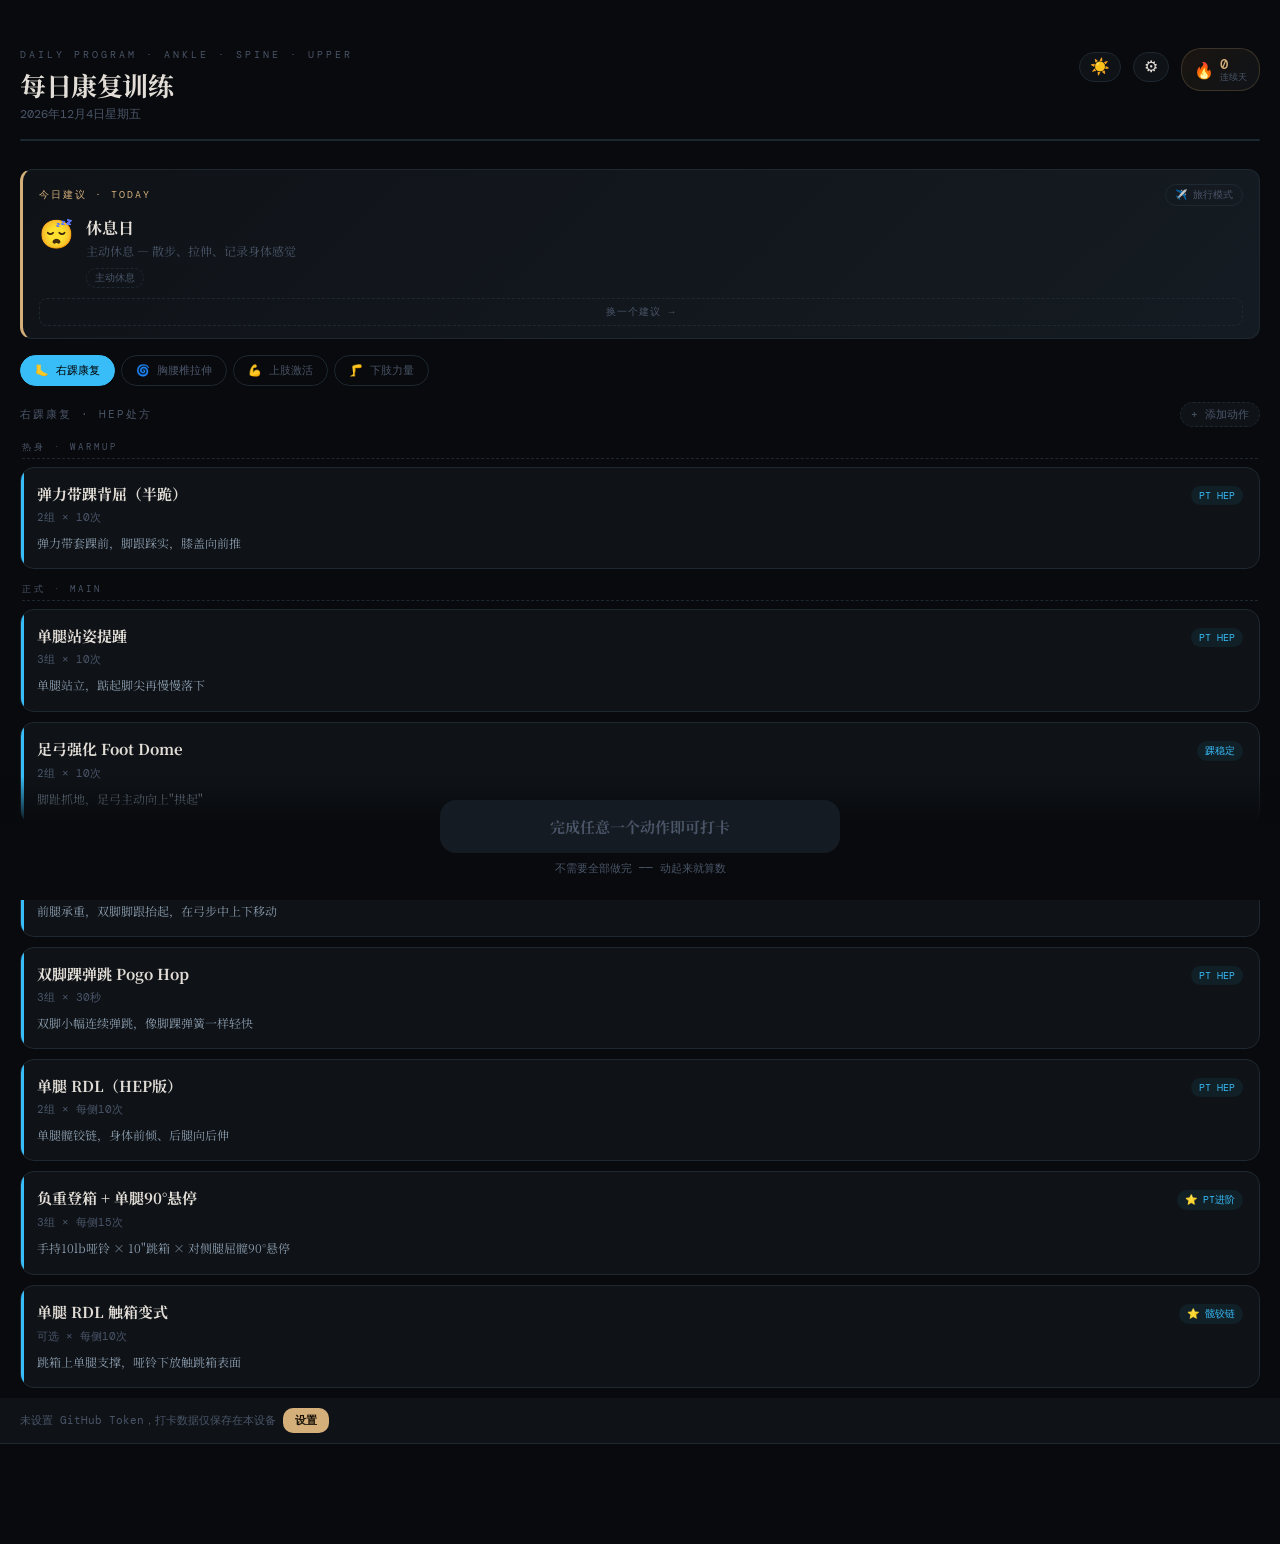
<file: index.html>
<!DOCTYPE html>
<html lang="zh">
<head>
<meta charset="UTF-8">
<meta name="viewport" content="width=device-width, initial-scale=1.0, maximum-scale=1.0, user-scalable=no">
<meta name="apple-mobile-web-app-capable" content="yes">
<meta name="apple-mobile-web-app-status-bar-style" content="black-translucent">
<meta name="apple-mobile-web-app-title" content="每日康复">
<title>每日康复训练</title>
<link rel="stylesheet" href="styles/main.css?v=2026-05-15a">
</head>
<body>

<div class="header">
  <div class="header-top">
    <div class="header-left">
      <div class="header-label">Daily Program · Ankle · Spine · Upper</div>
      <div class="header-title">每日康复训练</div>
      <div class="header-sub" id="dateDisplay"></div>
    </div>
    <button class="theme-toggle" id="themeToggle" onclick="toggleTheme()" aria-label="切换主题">☀️</button>
    <button class="settings-toggle" id="settingsToggle" onclick="openTokenSetup()" aria-label="设置">⚙</button>
    <div class="streak-pill" onclick="openHistory()">
      <span class="streak-flame">🔥</span>
      <div>
        <div class="streak-num" id="streakNum">0</div>
        <div class="streak-label">连续天</div>
      </div>
    </div>
  </div>
  <div class="progress-bar-wrap">
    <div class="progress-bar-fill" id="progressBar" style="width:0%"></div>
  </div>
</div>

<div class="suggestion-card" id="suggestionCard"></div>

<div class="tabs">
  <button class="tab active-ankle" onclick="showSection('ankle', this)">🦶 右踝康复</button>
  <button class="tab" onclick="showSection('spine', this)">🌀 胸腰椎拉伸</button>
  <button class="tab" onclick="showSection('upper', this)">💪 上肢激活</button>
  <button class="tab" onclick="showSection('lower', this)">🦵 下肢力量</button>
</div>

<div id="section-ankle" class="section"></div>
<div id="section-spine" class="section" style="display:none"></div>
<div id="section-upper" class="section" style="display:none"></div>
<div id="section-lower" class="section" style="display:none"></div>

<div class="token-notice" id="tokenNotice" style="display:none">
  <span>未设置 GitHub Token，打卡数据仅保存在本设备</span>
  <button onclick="openTokenSetup()">设置</button>
</div>

<div class="bottom-bar">
  <button class="checkin-btn" id="checkinBtn" onclick="doCheckin()">今日打卡 · 领取惊喜</button>
  <div class="checkin-sub" id="checkinSub"></div>
</div>

<div class="countdown-overlay" id="countdownOverlay" onclick="skipCountdown()">
  <div class="countdown-num" id="countdownNum">3</div>
  <div class="countdown-hint">点击跳过</div>
</div>

<div class="recovery-popup-backdrop" id="recoveryPopupBackdrop">
  <div class="recovery-popup">
    <div class="recovery-popup-mark">📌</div>
    <div class="recovery-popup-title" id="recoveryPopupTitle">发现未保存的训练</div>
    <div class="recovery-popup-date" id="recoveryPopupDate"></div>
    <div class="recovery-popup-stats" id="recoveryPopupStats"></div>
    <div class="recovery-popup-hint">保存到 GitHub 才能进入连续打卡记录</div>
    <div class="recovery-popup-btns">
      <button class="btn btn-secondary" onclick="recoveryDiscard()">放弃</button>
      <button class="btn btn-secondary" onclick="recoveryPostpone()">稍后处理</button>
      <button class="btn btn-gold" onclick="recoverySave()">保存到 GitHub</button>
    </div>
  </div>
</div>

<div class="exit-popup-backdrop" id="exitPopupBackdrop">
  <div class="exit-popup">
    <div class="exit-popup-title">保存进度？</div>
    <div class="exit-popup-body" id="exitPopupBody">你完成了 N 组 · 共 M 组</div>
    <div class="exit-popup-btns">
      <button class="btn btn-secondary" onclick="exitDiscard()">放弃</button>
      <button class="btn btn-primary" onclick="exitContinue()">继续训练</button>
      <button class="btn btn-gold" id="exitSaveBtn" onclick="exitSave()">保存</button>
    </div>
  </div>
</div>

<div class="save-toast" id="saveToast">
  <span id="saveToastText">已保存 ✓</span>
  <a id="saveToastLink" href="#" target="_blank" style="display:none">查看记录 →</a>
  <button id="saveToastRetry" onclick="retryCheckinSave()" style="display:none">重试</button>
</div>

<div class="autosave-blip" id="autosaveBlip">
  <span class="autosave-dot"></span>
  <span>已自动保存</span>
</div>

<div class="overlay" id="tokenSetupOverlay">
  <div class="form-container">
    <div class="form-title">GitHub 同步设置</div>
    <div class="form-sub">Token 只存在你的设备，不进代码</div>
    <div class="form-group">
      <label class="form-label">Fine-Grained PAT</label>
      <input type="password" class="form-input" id="tokenInput" placeholder="github_pat_…">
      <div class="form-helper">GitHub → Settings → Developer Settings → Fine-grained tokens<br>权限：Contents → Read and Write · 仓库：ohchocolate/rehab</div>
    </div>
    <div class="reward-btns" style="margin-top:24px; gap:10px; flex-direction:column">
      <button class="btn btn-gold" onclick="saveTokenSetup()">确认保存</button>
      <button class="btn btn-secondary" onclick="closeTokenSetup()">取消</button>
      <button class="btn delete-btn" onclick="clearTokenAndReset()">清除 Token</button>
    </div>
  </div>
</div>

<div class="overlay" id="timerOverlay">
  <div class="timer-top">
    <div class="timer-label" id="timerSection">右踝康复</div>
    <div class="timer-name" id="timerName">动作名称</div>
    <div class="timer-sets-info" id="timerSetsInfo"></div>
    <div class="set-counter" id="setCounter"></div>
    <div class="timer-ring-wrap">
      <svg viewBox="0 0 200 200">
        <circle class="timer-ring-bg" cx="100" cy="100" r="88"/>
        <circle class="timer-ring-fg" id="timerRing" cx="100" cy="100" r="88"
          stroke="#38BDF8"
          stroke-dasharray="553"
          stroke-dashoffset="0"/>
      </svg>
      <div class="timer-count">
        <div class="timer-num" id="timerNum">—</div>
        <div class="timer-unit" id="timerUnitLabel">秒</div>
      </div>
    </div>
    <div class="timer-cue" id="timerCue"></div>
  </div>

  <div class="timer-scroll">
    <div class="variants-wrap" id="variantsWrap" style="display:none">
      <div class="variants-label">选择当前级别</div>
      <div id="variantsList"></div>
    </div>
    <div class="instructions-panel" id="instructionsPanel"></div>
  </div>

  <div class="timer-bottom">
    <div class="timer-btns">
      <button class="btn btn-secondary" onclick="closeTimer()">← 返回</button>
      <button class="btn btn-primary" id="timerMainBtn" onclick="toggleTimer()">开始</button>
    </div>
    <button class="manual-plus-btn" onclick="manualIncrementSet()">+1 组（手动计入）</button>
  </div>
</div>

<div class="overlay rating-overlay" id="ratingOverlay">
  <div class="rating-container">
    <div class="rating-title">今天感觉如何？</div>
    <div class="rating-sub">给今天打个分 · 帮我记住这种状态</div>
    <div class="rating-emojis">
      <button class="rating-btn" onclick="pickRating(1)"><span>🐌</span><em>1</em></button>
      <button class="rating-btn" onclick="pickRating(2)"><span>🐢</span><em>2</em></button>
      <button class="rating-btn" onclick="pickRating(3)"><span>🐰</span><em>3</em></button>
      <button class="rating-btn" onclick="pickRating(4)"><span>🐎</span><em>4</em></button>
      <button class="rating-btn" onclick="pickRating(5)"><span>🦄</span><em>5</em></button>
    </div>
    <div class="rating-hint" id="ratingHint">从蜗牛到独角兽 · 你今天哪只？</div>
    <div class="reward-btns" style="margin-top:18px">
      <button class="btn btn-secondary" onclick="skipRating()">跳过</button>
    </div>
  </div>
</div>

<div class="overlay reward-overlay" id="rewardOverlay">
  <div class="reward-container">
    <div class="reward-stars">✦ &nbsp;✦ &nbsp;✦</div>
    <div class="reward-label" id="rewardStreakLabel">连续打卡 · 第 1 天</div>
    <div class="reward-card">
      <div class="reward-category" id="rewardCategory">—</div>
      <div class="reward-content" id="rewardContent"></div>
    </div>
    <div class="reward-note" id="rewardNote">今日已打卡 · 明日再见</div>
    <div class="reward-btns">
      <button class="btn btn-secondary" onclick="closeReward()">收起</button>
      <button class="btn btn-gold" onclick="openHistory()">收藏夹</button>
    </div>
  </div>
</div>

<div class="overlay" id="historyOverlay">
  <div class="reward-container">
    <div class="history-title">🏛 打卡收藏夹</div>
    <div class="history-sub" id="historyStatsText">0 天 · 0 份惊喜</div>
    <div class="streak-calendar" id="calendarDots"></div>
    <div class="history-list" id="historyList"></div>
    <div class="reward-btns" style="margin-top:20px">
      <button class="btn btn-secondary" onclick="closeHistory()">关闭</button>
    </div>
  </div>
</div>

<div class="overlay" id="addExerciseOverlay">
  <div class="form-container">
    <div class="form-title" id="formTitle">添加动作</div>
    <div class="form-sub" id="formSub">自定义你的康复动作</div>

    <div class="form-group">
      <label class="form-label">归入模块</label>
      <div class="form-radio-row" id="formModuleRow">
        <div class="form-radio" data-mod="ankle">🦶 右踝康复</div>
        <div class="form-radio" data-mod="spine">🌀 胸腰椎</div>
        <div class="form-radio" data-mod="upper">💪 上肢</div>
        <div class="form-radio" data-mod="lower">🦵 下肢</div>
      </div>
    </div>

    <div class="form-group">
      <label class="form-label">动作名称</label>
      <input type="text" class="form-input" id="formName" placeholder="例如：单腿硬拉">
    </div>

    <div class="form-group">
      <label class="form-label">简短描述（卡片上显示）</label>
      <input type="text" class="form-input" id="formBrief" placeholder="例如：手持哑铃，身体前倾抬腿">
    </div>

    <div class="form-group">
      <label class="form-label">计时方式</label>
      <div class="form-radio-row" id="formTimerTypeRow">
        <div class="form-radio" data-type="reps">次数</div>
        <div class="form-radio" data-type="hold">秒数</div>
      </div>
    </div>

    <div class="form-row">
      <div class="form-group">
        <label class="form-label" id="formAmountLabel">每组次数</label>
        <input type="number" class="form-input" id="formAmount" placeholder="10" min="1">
      </div>
      <div class="form-group">
        <label class="form-label">总组数</label>
        <input type="number" class="form-input" id="formSets" placeholder="3" min="1" max="10">
      </div>
    </div>

    <div class="form-group">
      <label class="form-label">标签（可选）</label>
      <input type="text" class="form-input" id="formBadge" placeholder="例如：右踝进阶">
    </div>

    <div class="form-group">
      <label class="form-label">起始姿势（可选）</label>
      <textarea class="form-textarea" id="formSetup" placeholder="描述开始时身体如何摆放"></textarea>
    </div>

    <div class="form-group">
      <label class="form-label">动作步骤（可选）</label>
      <textarea class="form-textarea" id="formSteps" placeholder="每步一行，按回车分隔"></textarea>
      <div class="form-helper">每步单独一行，按回车键换行</div>
    </div>

    <div class="form-group">
      <label class="form-label">关键提示（可选）</label>
      <textarea class="form-textarea" id="formCues" placeholder="每条一行，按回车分隔"></textarea>
    </div>

    <div class="form-group">
      <label class="form-label">呼吸配合（可选）</label>
      <input type="text" class="form-input" id="formBreath" placeholder="例如：发力时呼气">
    </div>

    <div class="reward-btns" style="margin-top:24px; gap:10px;">
      <button class="btn btn-secondary" onclick="closeAddExercise()">取消</button>
      <button class="btn delete-btn" id="formDeleteBtn" style="display:none" onclick="deleteCustomExercise()">删除</button>
      <button class="btn btn-gold" onclick="saveCustomExercise()">保存</button>
    </div>
  </div>
</div>

<script type="module" src="src/app.js?v=2026-05-15a"></script>
</body>
</html>
</file>
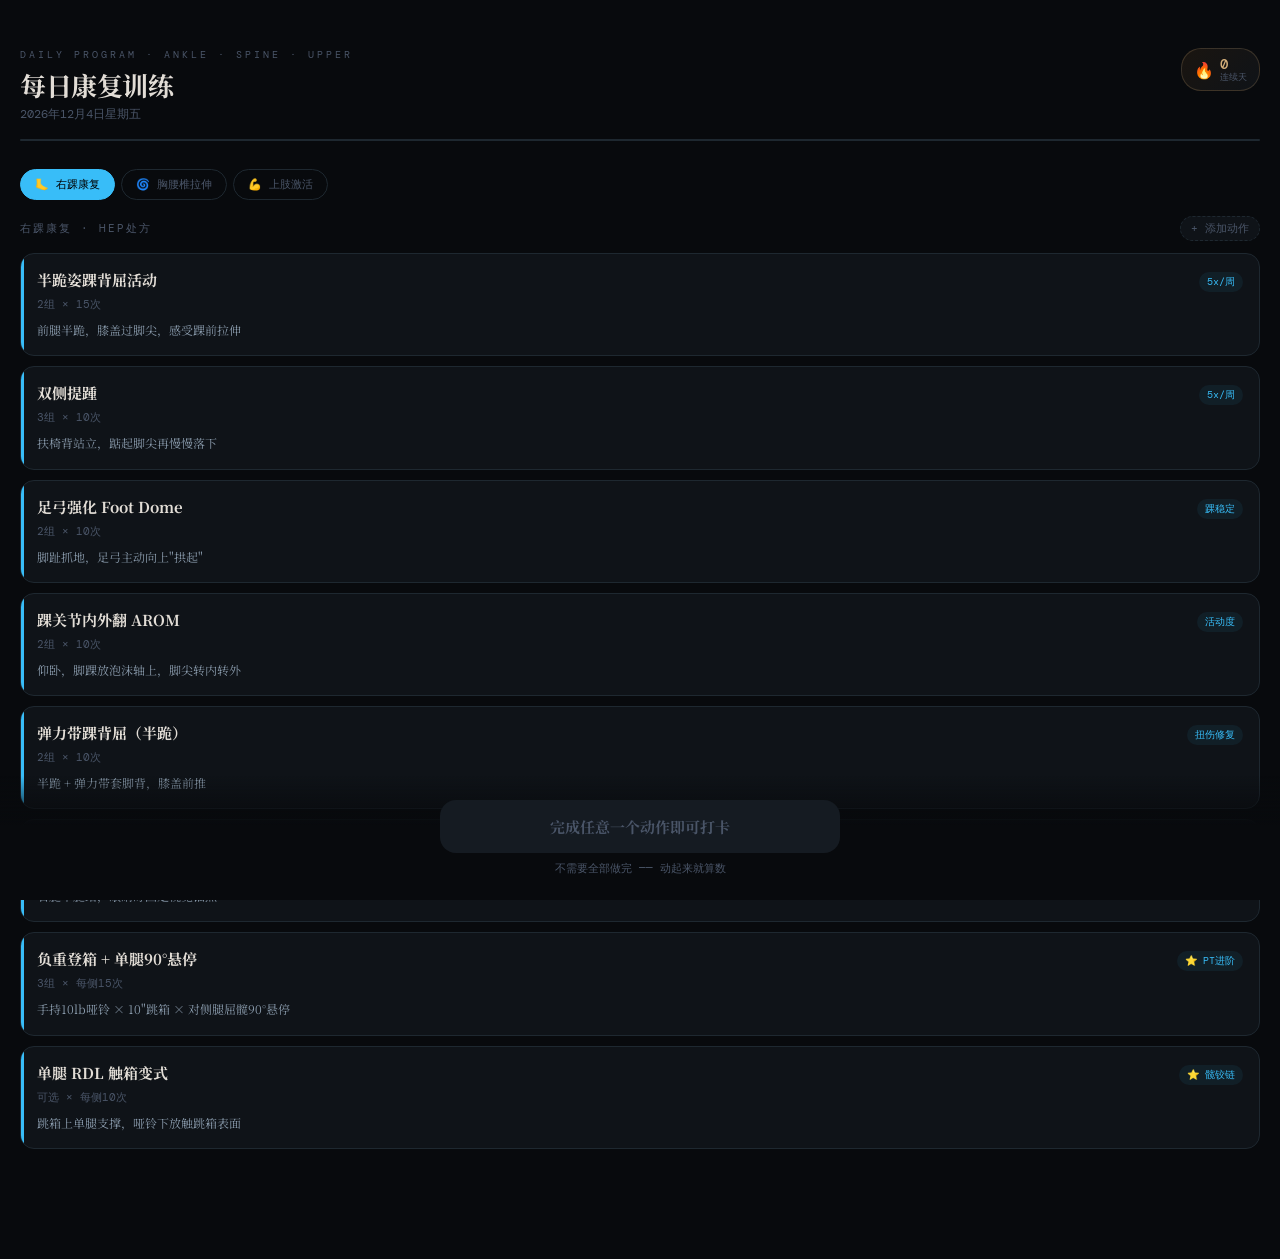
<file: daily_rehab_timer.html>
<!DOCTYPE html>
<html lang="zh">
<head>
<meta charset="UTF-8">
<meta name="viewport" content="width=device-width, initial-scale=1.0, maximum-scale=1.0, user-scalable=no">
<meta name="apple-mobile-web-app-capable" content="yes">
<meta name="apple-mobile-web-app-status-bar-style" content="black-translucent">
<meta name="apple-mobile-web-app-title" content="每日康复">
<title>每日康复训练</title>
<style>
  @import url('https://fonts.googleapis.com/css2?family=DM+Mono:wght@300;400;500&family=Noto+Serif+SC:wght@300;400;700&family=Ma+Shan+Zheng&display=swap');

  :root {
    --bg: #080A0D;
    --surface: #0F1318;
    --surface2: #151B22;
    --border: #1E2830;
    --text: #E2DDD6;
    --muted: #4A5568;
    --ankle: #38BDF8;
    --spine: #F97316;
    --upper: #A78BFA;
    --done: #34D399;
    --gold: #D4AF7A;
  }

  * { margin: 0; padding: 0; box-sizing: border-box; -webkit-tap-highlight-color: transparent; }

  body {
    background: var(--bg);
    color: var(--text);
    font-family: 'Noto Serif SC', serif;
    min-height: 100vh;
    padding: 0 0 100px;
    overflow-x: hidden;
  }

  .header { padding: 48px 20px 12px; }
  .header-top { display: flex; justify-content: space-between; align-items: flex-start; margin-bottom: 12px; gap: 12px; }
  .header-left { flex: 1; min-width: 0; }
  .header-label {
    font-family: 'DM Mono', monospace;
    font-size: 10px;
    letter-spacing: 3px;
    color: var(--muted);
    text-transform: uppercase;
    margin-bottom: 8px;
  }
  .header-title { font-size: 26px; font-weight: 700; letter-spacing: -0.5px; line-height: 1.2; }
  .header-sub { font-size: 12px; color: var(--muted); margin-top: 6px; font-family: 'DM Mono', monospace; }

  .streak-pill {
    background: linear-gradient(135deg, #1a1510, #0F1318);
    border: 1px solid #D4AF7A33;
    border-radius: 20px;
    padding: 8px 12px;
    cursor: pointer;
    display: flex;
    align-items: center;
    gap: 6px;
    transition: all 0.2s;
    flex-shrink: 0;
  }
  .streak-pill:active { transform: scale(0.95); }
  .streak-flame { font-size: 16px; }
  .streak-num { font-family: 'DM Mono', monospace; font-size: 14px; color: var(--gold); font-weight: 500; line-height: 1; }
  .streak-label { font-size: 9px; color: var(--muted); font-family: 'DM Mono', monospace; line-height: 1; margin-top: 2px; }

  .progress-bar-wrap { margin: 16px 0 0; height: 2px; background: var(--border); border-radius: 2px; overflow: hidden; }
  .progress-bar-fill {
    height: 100%;
    background: linear-gradient(90deg, var(--ankle), var(--spine), var(--upper));
    border-radius: 2px;
    transition: width 0.5s ease;
  }

  .tabs { display: flex; gap: 6px; padding: 16px 20px 0; overflow-x: auto; scrollbar-width: none; }
  .tabs::-webkit-scrollbar { display: none; }
  .tab {
    flex-shrink: 0;
    padding: 7px 14px;
    border-radius: 20px;
    border: 1px solid var(--border);
    background: transparent;
    color: var(--muted);
    font-family: 'DM Mono', monospace;
    font-size: 11px;
    cursor: pointer;
    transition: all 0.2s;
  }
  .tab.active-ankle { background: var(--ankle); color: #000; border-color: var(--ankle); }
  .tab.active-spine { background: var(--spine); color: #000; border-color: var(--spine); }
  .tab.active-upper { background: var(--upper); color: #000; border-color: var(--upper); }

  .section { padding: 16px 20px 0; }
  .section-header {
    font-size: 11px;
    font-family: 'DM Mono', monospace;
    letter-spacing: 2px;
    color: var(--muted);
    text-transform: uppercase;
    margin-bottom: 12px;
    display: flex;
    justify-content: space-between;
    align-items: center;
  }
  .add-btn {
    background: var(--surface);
    border: 1px dashed var(--border);
    color: var(--muted);
    padding: 4px 10px;
    border-radius: 14px;
    font-family: 'DM Mono', monospace;
    font-size: 11px;
    cursor: pointer;
    transition: all 0.2s;
  }
  .add-btn:active { transform: scale(0.95); }
  .add-btn:hover { color: var(--text); border-color: var(--text); }

  .ex-card.custom::after {
    content: '✎';
    position: absolute;
    top: 14px;
    right: 14px;
    color: var(--muted);
    font-size: 12px;
    opacity: 0.5;
  }

  /* Add exercise form */
  .form-container {
    max-width: 480px;
    width: 100%;
  }
  .form-title {
    font-size: 22px;
    font-weight: 700;
    text-align: center;
    margin-bottom: 6px;
  }
  .form-sub {
    font-family: 'DM Mono', monospace;
    font-size: 11px;
    color: var(--muted);
    text-align: center;
    margin-bottom: 24px;
    letter-spacing: 2px;
  }
  .form-group { margin-bottom: 16px; }
  .form-label {
    font-family: 'DM Mono', monospace;
    font-size: 10px;
    color: var(--muted);
    letter-spacing: 2px;
    text-transform: uppercase;
    margin-bottom: 6px;
    display: block;
  }
  .form-input, .form-textarea, .form-select {
    width: 100%;
    background: var(--surface);
    border: 1px solid var(--border);
    border-radius: 10px;
    padding: 12px 14px;
    color: var(--text);
    font-family: 'Noto Serif SC', serif;
    font-size: 14px;
    resize: vertical;
    -webkit-appearance: none;
    appearance: none;
  }
  .form-input:focus, .form-textarea:focus, .form-select:focus {
    outline: none;
    border-color: var(--gold);
  }
  .form-textarea { min-height: 80px; }
  .form-row {
    display: grid;
    grid-template-columns: 1fr 1fr;
    gap: 10px;
  }
  .form-radio-row {
    display: flex;
    gap: 8px;
  }
  .form-radio {
    flex: 1;
    padding: 10px;
    background: var(--surface);
    border: 1px solid var(--border);
    border-radius: 10px;
    color: var(--muted);
    font-family: 'DM Mono', monospace;
    font-size: 12px;
    text-align: center;
    cursor: pointer;
    transition: all 0.2s;
  }
  .form-radio.selected {
    background: var(--gold);
    color: #1a1208;
    border-color: var(--gold);
    font-weight: 700;
  }
  .form-helper {
    font-size: 11px;
    color: var(--muted);
    margin-top: 4px;
    font-family: 'DM Mono', monospace;
  }

  .delete-btn {
    background: #3a1818;
    color: #F87171;
    border: 1px solid #F8717133;
  }

  .ex-card {
    background: var(--surface);
    border: 1px solid var(--border);
    border-radius: 14px;
    padding: 16px;
    margin-bottom: 10px;
    cursor: pointer;
    transition: all 0.2s;
    position: relative;
    overflow: hidden;
  }
  .ex-card::before {
    content: '';
    position: absolute;
    left: 0; top: 0; bottom: 0;
    width: 3px;
    border-radius: 3px 0 0 3px;
  }
  .ex-card.ankle::before { background: var(--ankle); }
  .ex-card.spine::before { background: var(--spine); }
  .ex-card.upper::before { background: var(--upper); }
  .ex-card.completed { opacity: 0.5; }

  .ex-top { display: flex; justify-content: space-between; align-items: flex-start; }
  .ex-name { font-size: 15px; font-weight: 700; line-height: 1.3; padding-right: 8px; }
  .ex-badge {
    font-family: 'DM Mono', monospace;
    font-size: 10px;
    padding: 3px 8px;
    border-radius: 20px;
    flex-shrink: 0;
    margin-top: 2px;
  }
  .ankle .ex-badge { background: #38BDF811; color: var(--ankle); }
  .spine .ex-badge { background: #F9731611; color: var(--spine); }
  .upper .ex-badge { background: #A78BFA11; color: var(--upper); }

  .ex-sets { font-family: 'DM Mono', monospace; font-size: 11px; color: var(--muted); margin-top: 5px; }
  .ex-cue { font-size: 12px; color: #8899AA; margin-top: 8px; line-height: 1.6; }
  .ex-check {
    position: absolute;
    right: 14px; bottom: 14px;
    width: 22px; height: 22px;
    border-radius: 50%;
    background: var(--done);
    display: flex;
    align-items: center;
    justify-content: center;
    font-size: 12px;
    opacity: 0;
    transition: opacity 0.3s;
  }
  .ex-card.completed .ex-check { opacity: 1; }

  .overlay {
    position: fixed;
    inset: 0;
    background: var(--bg);
    z-index: 100;
    display: flex;
    flex-direction: column;
    align-items: center;
    justify-content: flex-start;
    padding: 0;
    opacity: 0;
    pointer-events: none;
    transition: opacity 0.3s;
    overflow: hidden;
  }

  /* Non-timer overlays (reward, history) need scroll + padding */
  .overlay.reward-overlay,
  .overlay#historyOverlay,
  .overlay#addExerciseOverlay {
    padding: 40px 20px;
    overflow-y: auto;
    justify-content: flex-start;
  }

  /* Timer overlay specific layout */
  #timerOverlay {
    display: flex;
    flex-direction: column;
  }
  .timer-top {
    position: sticky;
    top: 0;
    background: var(--bg);
    width: 100%;
    padding: 32px 20px 16px;
    display: flex;
    flex-direction: column;
    align-items: center;
    z-index: 5;
    border-bottom: 1px solid var(--border);
  }
  .timer-scroll {
    flex: 1;
    width: 100%;
    overflow-y: auto;
    -webkit-overflow-scrolling: touch;
    padding: 20px 20px 120px;
    display: flex;
    flex-direction: column;
    align-items: center;
  }
  .timer-bottom {
    position: absolute;
    bottom: 0;
    left: 0;
    right: 0;
    padding: 16px 20px 28px;
    background: linear-gradient(transparent, var(--bg) 30%);
    display: flex;
    justify-content: center;
    z-index: 10;
  }
  .timer-bottom .timer-btns {
    width: 100%;
    max-width: 360px;
    margin-top: 0;
  }
  .overlay.visible { opacity: 1; pointer-events: all; }

  .timer-label {
    font-family: 'DM Mono', monospace;
    font-size: 10px;
    letter-spacing: 3px;
    color: var(--muted);
    text-transform: uppercase;
    margin-bottom: 6px;
  }
  .timer-name { font-size: 18px; font-weight: 700; text-align: center; margin-bottom: 4px; line-height: 1.3; }
  .timer-sets-info { font-family: 'DM Mono', monospace; font-size: 11px; color: var(--muted); margin-bottom: 14px; }

  .timer-ring-wrap { position: relative; width: 140px; height: 140px; margin-bottom: 10px; }
  .timer-ring-wrap svg { position: absolute; inset: 0; transform: rotate(-90deg); width: 100%; height: 100%; }
  .timer-ring-bg { fill: none; stroke: var(--surface2); stroke-width: 5; }
  .timer-ring-fg { fill: none; stroke-width: 5; stroke-linecap: round; transition: stroke-dashoffset 0.5s linear, stroke 0.3s; }
  .timer-count { position: absolute; inset: 0; display: flex; flex-direction: column; align-items: center; justify-content: center; }
  .timer-num { font-family: 'DM Mono', monospace; font-size: 40px; font-weight: 500; line-height: 1; }
  .timer-unit { font-family: 'DM Mono', monospace; font-size: 10px; color: var(--muted); margin-top: 3px; letter-spacing: 2px; }
  .timer-cue { font-size: 12px; color: #8899AA; text-align: center; line-height: 1.5; max-width: 320px; min-height: 16px; }
  .timer-btns { display: flex; gap: 10px; width: 100%; max-width: 360px; }

  /* Variant picker */
  .variants-wrap {
    width: 100%;
    max-width: 360px;
    margin-bottom: 20px;
  }
  .variants-label {
    font-family: 'DM Mono', monospace;
    font-size: 10px;
    letter-spacing: 2px;
    color: var(--muted);
    text-transform: uppercase;
    margin-bottom: 8px;
    text-align: center;
  }
  .variant-option {
    background: var(--surface);
    border: 1px solid var(--border);
    border-radius: 10px;
    padding: 10px 14px;
    margin-bottom: 6px;
    cursor: pointer;
    transition: all 0.2s;
  }
  .variant-option.selected {
    background: #A78BFA22;
    border-color: var(--upper);
  }
  .variant-option-label {
    font-size: 13px;
    font-weight: 700;
    color: var(--text);
  }
  .variant-option.selected .variant-option-label {
    color: var(--upper);
  }
  .variant-option-detail {
    font-size: 11px;
    color: var(--muted);
    margin-top: 3px;
    line-height: 1.5;
  }

  /* Structured instructions */
  .instructions-panel {
    width: 100%;
    max-width: 380px;
    text-align: left;
  }
  .instr-block {
    background: var(--surface);
    border-radius: 12px;
    padding: 14px 16px;
    margin-bottom: 10px;
    border-left: 2px solid var(--border);
  }
  .instr-label {
    font-family: 'DM Mono', monospace;
    font-size: 10px;
    letter-spacing: 2px;
    color: var(--muted);
    text-transform: uppercase;
    margin-bottom: 8px;
  }
  .instr-setup-text {
    font-size: 13px;
    color: #B8C4CC;
    line-height: 1.7;
  }
  .instr-steps {
    margin: 0;
    padding-left: 20px;
  }
  .instr-steps li {
    font-size: 13px;
    color: #B8C4CC;
    line-height: 1.7;
    margin-bottom: 6px;
  }
  .instr-cues {
    margin: 0;
    padding: 0;
    list-style: none;
  }
  .instr-cues li {
    font-size: 13px;
    color: #B8C4CC;
    line-height: 1.7;
    margin-bottom: 6px;
    padding-left: 14px;
    position: relative;
  }
  .instr-cues li::before {
    content: '›';
    position: absolute;
    left: 0;
    color: var(--gold);
    font-weight: 700;
  }
  .instr-breath {
    font-size: 13px;
    color: #B8C4CC;
    line-height: 1.7;
    font-style: italic;
  }
  .instr-block-setup { border-left-color: #60A5FA; }
  .instr-block-steps { border-left-color: var(--done); }
  .instr-block-cues { border-left-color: var(--gold); }
  .instr-block-breath { border-left-color: #F472B6; }

  .btn {
    flex: 1;
    padding: 14px;
    border: none;
    border-radius: 12px;
    font-family: 'DM Mono', monospace;
    font-size: 13px;
    font-weight: 500;
    cursor: pointer;
    transition: all 0.2s;
  }
  .btn-primary { background: var(--text); color: var(--bg); }
  .btn-secondary { background: var(--surface2); color: var(--muted); }
  .btn-gold { background: var(--gold); color: #1a1208; }
  .btn:active { transform: scale(0.97); }

  .set-counter { display: flex; gap: 5px; margin-bottom: 12px; }
  .set-dot { width: 7px; height: 7px; border-radius: 50%; background: var(--border); transition: background 0.3s; }
  .set-dot.done { background: var(--done); }
  .set-dot.current { background: var(--text); }

  .bottom-bar {
    position: fixed;
    bottom: 0; left: 0; right: 0;
    background: linear-gradient(transparent, var(--bg) 40%);
    padding: 24px 20px 24px;
    z-index: 50;
  }
  .checkin-btn {
    width: 100%;
    max-width: 400px;
    margin: 0 auto;
    display: block;
    background: linear-gradient(135deg, #D4AF7A, #B8895A);
    color: #1a1208;
    border: none;
    border-radius: 16px;
    padding: 16px;
    font-family: 'Noto Serif SC', serif;
    font-weight: 700;
    font-size: 15px;
    cursor: pointer;
    box-shadow: 0 8px 32px #D4AF7A33;
    transition: all 0.2s;
  }
  .checkin-btn:active { transform: scale(0.98); }
  .checkin-btn.done {
    background: linear-gradient(135deg, #1a2030, #0F1318);
    color: var(--gold);
    border: 1px solid #D4AF7A55;
    box-shadow: none;
  }
  .checkin-btn:disabled {
    background: var(--surface2);
    color: var(--muted);
    box-shadow: none;
    cursor: not-allowed;
  }
  .checkin-sub {
    text-align: center;
    font-size: 11px;
    color: var(--muted);
    font-family: 'DM Mono', monospace;
    margin-top: 8px;
    max-width: 400px;
    margin-left: auto;
    margin-right: auto;
  }

  .reward-overlay { background: radial-gradient(ellipse at top, #1a1208 0%, var(--bg) 70%); }
  .reward-container {
    max-width: 480px;
    width: 100%;
    animation: rewardRise 0.8s cubic-bezier(0.23, 1, 0.32, 1);
  }
  @keyframes rewardRise {
    from { opacity: 0; transform: translateY(20px); }
    to { opacity: 1; transform: translateY(0); }
  }

  .reward-stars {
    text-align: center;
    margin-bottom: 8px;
    font-size: 14px;
    letter-spacing: 8px;
    color: var(--gold);
    animation: shimmer 2s ease-in-out infinite;
  }
  @keyframes shimmer {
    0%, 100% { opacity: 0.5; }
    50% { opacity: 1; }
  }

  .reward-label {
    font-family: 'DM Mono', monospace;
    font-size: 10px;
    letter-spacing: 4px;
    color: var(--gold);
    text-transform: uppercase;
    text-align: center;
    margin-bottom: 24px;
  }

  .reward-card {
    background: linear-gradient(145deg, #14100a 0%, #0c0906 100%);
    border: 1px solid #D4AF7A33;
    border-radius: 20px;
    padding: 32px 24px;
    position: relative;
    overflow: hidden;
  }
  .reward-card::before {
    content: '';
    position: absolute;
    top: -50%; left: -50%;
    width: 200%; height: 200%;
    background: radial-gradient(circle, #D4AF7A11 0%, transparent 40%);
    animation: breathe 4s ease-in-out infinite;
    pointer-events: none;
  }
  @keyframes breathe {
    0%, 100% { transform: scale(1); opacity: 0.5; }
    50% { transform: scale(1.1); opacity: 0.8; }
  }

  .reward-category {
    font-family: 'DM Mono', monospace;
    font-size: 10px;
    letter-spacing: 2px;
    color: #8a7555;
    margin-bottom: 20px;
    position: relative;
  }
  .reward-content { position: relative; }

  .reward-quote {
    font-family: 'Ma Shan Zheng', 'Noto Serif SC', serif;
    font-size: 22px;
    line-height: 1.7;
    color: #E8DBC0;
    text-align: center;
    margin-bottom: 20px;
    letter-spacing: 2px;
  }
  .reward-quote-en {
    font-family: 'Noto Serif SC', serif;
    font-size: 17px;
    line-height: 1.6;
    color: #E8DBC0;
    font-style: italic;
    text-align: center;
    margin-bottom: 16px;
    letter-spacing: 0.3px;
  }
  .reward-body {
    font-size: 14px;
    line-height: 1.85;
    color: #B8A888;
    text-align: center;
    margin-bottom: 16px;
  }
  .reward-note {
    text-align: center;
    margin-top: 28px;
    font-size: 11px;
    color: var(--muted);
    font-family: 'DM Mono', monospace;
    letter-spacing: 1px;
  }
  .reward-btns { display: flex; gap: 10px; margin-top: 24px; }
  .reward-btns .btn { max-width: none; }

  .history-list {
    max-width: 480px;
    width: 100%;
    max-height: 55vh;
    overflow-y: auto;
    padding-right: 4px;
  }
  .history-list::-webkit-scrollbar { width: 4px; }
  .history-list::-webkit-scrollbar-thumb { background: var(--border); border-radius: 2px; }

  .history-item {
    background: var(--surface);
    border: 1px solid var(--border);
    border-left: 3px solid var(--gold);
    border-radius: 10px;
    padding: 14px 16px;
    margin-bottom: 8px;
    cursor: pointer;
    transition: all 0.2s;
  }
  .history-item:active { transform: scale(0.99); }

  .history-date {
    font-family: 'DM Mono', monospace;
    font-size: 10px;
    color: var(--muted);
    margin-bottom: 6px;
    letter-spacing: 1px;
  }
  .history-preview {
    font-size: 13px;
    color: #B8A888;
    line-height: 1.6;
  }
  .history-cat {
    display: inline-block;
    font-family: 'DM Mono', monospace;
    font-size: 9px;
    padding: 2px 6px;
    background: #D4AF7A11;
    color: var(--gold);
    border-radius: 10px;
    margin-left: 6px;
  }
  .empty-history {
    text-align: center;
    color: var(--muted);
    font-size: 13px;
    padding: 40px 20px;
  }
  .history-title { font-size: 20px; font-weight: 700; margin-bottom: 4px; text-align: center; }
  .history-sub {
    font-family: 'DM Mono', monospace;
    font-size: 11px;
    color: var(--muted);
    text-align: center;
    margin-bottom: 20px;
    letter-spacing: 2px;
  }

  .streak-calendar {
    display: flex;
    gap: 4px;
    justify-content: center;
    flex-wrap: wrap;
    max-width: 320px;
    margin: 0 auto 24px;
  }
  .cal-dot {
    width: 20px; height: 20px;
    border-radius: 4px;
    background: var(--border);
    display: flex;
    align-items: center;
    justify-content: center;
    font-family: 'DM Mono', monospace;
    font-size: 9px;
    color: var(--muted);
  }
  .cal-dot.done { background: var(--gold); color: #1a1208; font-weight: 700; }
  .cal-dot.today { outline: 1px solid var(--text); outline-offset: 1px; }
</style>
</head>
<body>

<div class="header">
  <div class="header-top">
    <div class="header-left">
      <div class="header-label">Daily Program · Ankle · Spine · Upper</div>
      <div class="header-title">每日康复训练</div>
      <div class="header-sub" id="dateDisplay"></div>
    </div>
    <div class="streak-pill" onclick="openHistory()">
      <span class="streak-flame">🔥</span>
      <div>
        <div class="streak-num" id="streakNum">0</div>
        <div class="streak-label">连续天</div>
      </div>
    </div>
  </div>
  <div class="progress-bar-wrap">
    <div class="progress-bar-fill" id="progressBar" style="width:0%"></div>
  </div>
</div>

<div class="tabs">
  <button class="tab active-ankle" onclick="showSection('ankle', this)">🦶 右踝康复</button>
  <button class="tab" onclick="showSection('spine', this)">🌀 胸腰椎拉伸</button>
  <button class="tab" onclick="showSection('upper', this)">💪 上肢激活</button>
</div>

<div id="section-ankle" class="section"></div>
<div id="section-spine" class="section" style="display:none"></div>
<div id="section-upper" class="section" style="display:none"></div>

<div class="bottom-bar">
  <button class="checkin-btn" id="checkinBtn" onclick="doCheckin()">今日打卡 · 领取惊喜</button>
  <div class="checkin-sub" id="checkinSub"></div>
</div>

<div class="overlay" id="timerOverlay">
  <div class="timer-top">
    <div class="timer-label" id="timerSection">右踝康复</div>
    <div class="timer-name" id="timerName">动作名称</div>
    <div class="timer-sets-info" id="timerSetsInfo"></div>
    <div class="set-counter" id="setCounter"></div>
    <div class="timer-ring-wrap">
      <svg viewBox="0 0 200 200">
        <circle class="timer-ring-bg" cx="100" cy="100" r="88"/>
        <circle class="timer-ring-fg" id="timerRing" cx="100" cy="100" r="88"
          stroke="#38BDF8"
          stroke-dasharray="553"
          stroke-dashoffset="0"/>
      </svg>
      <div class="timer-count">
        <div class="timer-num" id="timerNum">—</div>
        <div class="timer-unit" id="timerUnitLabel">秒</div>
      </div>
    </div>
    <div class="timer-cue" id="timerCue"></div>
  </div>

  <div class="timer-scroll">
    <div class="variants-wrap" id="variantsWrap" style="display:none">
      <div class="variants-label">选择当前级别</div>
      <div id="variantsList"></div>
    </div>
    <div class="instructions-panel" id="instructionsPanel"></div>
  </div>

  <div class="timer-bottom">
    <div class="timer-btns">
      <button class="btn btn-secondary" onclick="closeTimer()">← 返回</button>
      <button class="btn btn-primary" id="timerMainBtn" onclick="toggleTimer()">开始</button>
    </div>
  </div>
</div>

<div class="overlay reward-overlay" id="rewardOverlay">
  <div class="reward-container">
    <div class="reward-stars">✦ &nbsp;✦ &nbsp;✦</div>
    <div class="reward-label" id="rewardStreakLabel">连续打卡 · 第 1 天</div>
    <div class="reward-card">
      <div class="reward-category" id="rewardCategory">—</div>
      <div class="reward-content" id="rewardContent"></div>
    </div>
    <div class="reward-note" id="rewardNote">今日已打卡 · 明日再见</div>
    <div class="reward-btns">
      <button class="btn btn-secondary" onclick="closeReward()">收起</button>
      <button class="btn btn-gold" onclick="openHistory()">收藏夹</button>
    </div>
  </div>
</div>

<div class="overlay" id="historyOverlay">
  <div class="reward-container">
    <div class="history-title">🏛 打卡收藏夹</div>
    <div class="history-sub" id="historyStatsText">0 天 · 0 份惊喜</div>
    <div class="streak-calendar" id="calendarDots"></div>
    <div class="history-list" id="historyList"></div>
    <div class="reward-btns" style="margin-top:20px">
      <button class="btn btn-secondary" onclick="closeHistory()">关闭</button>
    </div>
  </div>
</div>

<div class="overlay" id="addExerciseOverlay">
  <div class="form-container">
    <div class="form-title" id="formTitle">添加动作</div>
    <div class="form-sub" id="formSub">自定义你的康复动作</div>

    <div class="form-group">
      <label class="form-label">归入模块</label>
      <div class="form-radio-row" id="formModuleRow">
        <div class="form-radio" data-mod="ankle">🦶 右踝康复</div>
        <div class="form-radio" data-mod="spine">🌀 胸腰椎</div>
        <div class="form-radio" data-mod="upper">💪 上肢</div>
      </div>
    </div>

    <div class="form-group">
      <label class="form-label">动作名称</label>
      <input type="text" class="form-input" id="formName" placeholder="例如：单腿硬拉">
    </div>

    <div class="form-group">
      <label class="form-label">简短描述（卡片上显示）</label>
      <input type="text" class="form-input" id="formBrief" placeholder="例如：手持哑铃，身体前倾抬腿">
    </div>

    <div class="form-group">
      <label class="form-label">计时方式</label>
      <div class="form-radio-row" id="formTimerTypeRow">
        <div class="form-radio" data-type="reps">次数</div>
        <div class="form-radio" data-type="hold">秒数</div>
      </div>
    </div>

    <div class="form-row">
      <div class="form-group">
        <label class="form-label" id="formAmountLabel">每组次数</label>
        <input type="number" class="form-input" id="formAmount" placeholder="10" min="1">
      </div>
      <div class="form-group">
        <label class="form-label">总组数</label>
        <input type="number" class="form-input" id="formSets" placeholder="3" min="1" max="10">
      </div>
    </div>

    <div class="form-group">
      <label class="form-label">标签（可选）</label>
      <input type="text" class="form-input" id="formBadge" placeholder="例如：右踝进阶">
    </div>

    <div class="form-group">
      <label class="form-label">起始姿势（可选）</label>
      <textarea class="form-textarea" id="formSetup" placeholder="描述开始时身体如何摆放"></textarea>
    </div>

    <div class="form-group">
      <label class="form-label">动作步骤（可选）</label>
      <textarea class="form-textarea" id="formSteps" placeholder="每步一行，按回车分隔"></textarea>
      <div class="form-helper">每步单独一行，按回车键换行</div>
    </div>

    <div class="form-group">
      <label class="form-label">关键提示（可选）</label>
      <textarea class="form-textarea" id="formCues" placeholder="每条一行，按回车分隔"></textarea>
    </div>

    <div class="form-group">
      <label class="form-label">呼吸配合（可选）</label>
      <input type="text" class="form-input" id="formBreath" placeholder="例如：发力时呼气">
    </div>

    <div class="reward-btns" style="margin-top:24px; gap:10px;">
      <button class="btn btn-secondary" onclick="closeAddExercise()">取消</button>
      <button class="btn delete-btn" id="formDeleteBtn" style="display:none" onclick="deleteCustomExercise()">删除</button>
      <button class="btn btn-gold" onclick="saveCustomExercise()">保存</button>
    </div>
  </div>
</div>

<script>
const exercises = {
  ankle: [
    {
      name: "半跪姿踝背屈活动", sets: "2组 × 15次", badge: "5x/周",
      timerType: "reps", reps: 15, sets_n: 2,
      brief: "前腿半跪，膝盖过脚尖，感受踝前拉伸",
      setup: "右腿在前、左膝跪地的半跪姿。前脚掌完全平放地面，脚跟踩实；后腿膝盖在髋部正下方。双手放在前膝上辅助稳定。",
      steps: [
        "双手按在前膝（右膝）上",
        "前膝缓慢向前推，让膝盖越过脚尖方向",
        "感受踝关节前方（胫骨前侧）的\"打开\"感和跟腱拉伸",
        "停留1秒，然后膝盖收回起始位——这是1次 pump",
        "共做15次，然后换另一侧做15次"
      ],
      cues: [
        "脚跟始终不离地——脚跟一抬，拉伸立刻失效",
        "膝盖朝脚尖方向走，不要内扣或外翻",
        "上身保持直立，不要前倾或后仰",
        "正常范围：膝盖能推到脚尖前方 5–10cm"
      ],
      breath: "膝前推时呼气，回位时吸气"
    },
    {
      name: "双侧提踵", sets: "3组 × 10次", badge: "5x/周",
      timerType: "reps", reps: 10, sets_n: 3,
      brief: "扶椅背站立，踮起脚尖再慢慢落下",
      setup: "站在椅背或台面边可扶的位置，双脚与髋同宽，脚尖朝前。手扶支撑物仅作平衡，不借力向下压。",
      steps: [
        "脚掌向下推地作为发力起点",
        "缓慢踮起脚跟（2–3秒抬起）",
        "最高点保持1秒——顶住，感受小腿充血紧绷",
        "缓慢落下（2–3秒），脚跟轻触地面即止",
        "不要完全放松——保持\"持续张力\"效果翻倍"
      ],
      cues: [
        "膝盖全程伸直但不锁死",
        "脚踝不要向外倒（重心不要偏到小拇指侧）",
        "慢 > 快——速度越慢，小腿激活越深",
        "如果感觉太轻松：改做单腿版本，或手持5lb哑铃"
      ],
      breath: "抬起呼气，落下吸气"
    },
    {
      name: "足弓强化 Foot Dome", sets: "2组 × 10次", badge: "踝稳定",
      timerType: "reps", reps: 10, sets_n: 2,
      brief: "脚趾抓地，足弓主动向上\"拱起\"",
      setup: "站立在 Airex 软垫或折叠毛巾上（不稳定面效果更好）；赤脚最佳；体重均匀分布在两脚。",
      steps: [
        "脚趾保持在原地不动——这是这个动作的灵魂",
        "想象用脚心把地面\"吸\"起来——足弓主动向上拱",
        "大拇指根（第一跖骨头）必须保持贴地压实",
        "感受足弓下方形成一个小穹顶/拱门",
        "保持2秒后放松，完成1次"
      ],
      cues: [
        "脚趾不要卷起来！很多人会下意识屈趾，那是错的",
        "不是用蛮力，是激活足底深层小肌肉（足内在肌）",
        "做不出来时：先在坐姿下找感觉，感觉建立后再站起来",
        "成功标志：能清楚看到足弓下的空隙变大"
      ],
      breath: "上拱时呼气（激活更深层的核心联动）"
    },
    {
      name: "踝关节内外翻 AROM", sets: "2组 × 10次", badge: "活动度",
      timerType: "reps", reps: 10, sets_n: 2,
      brief: "仰卧，脚踝放泡沫轴上，脚尖转内转外",
      setup: "仰卧垫上，弯曲一侧膝盖（非训练腿）；训练侧腿伸直，小腿末端（跟腱上方）放在泡沫轴上，脚踝悬空——这样踝关节可以完全自由活动。",
      steps: [
        "脚尖先向内翻转到最大范围——像拧毛巾的方向",
        "感受踝关节外侧（腓骨长肌）在拉伸",
        "短暂停顿在极限位置",
        "脚尖再向外翻转到最大范围",
        "感受踝关节内侧（胫骨后肌）在拉伸",
        "一内一外算1次，共10次，换边"
      ],
      cues: [
        "只动踝关节——大腿和骨盆完全不动",
        "动作要慢，专注于活动度极限",
        "扭伤后若某方向有刺痛：减少那个方向的幅度，不要硬推",
        "目标：左右脚活动范围逐渐对称"
      ],
      breath: "自然呼吸，不要憋气"
    },
    {
      name: "弹力带踝背屈（半跪）", sets: "2组 × 10次", badge: "扭伤修复",
      timerType: "reps", reps: 10, sets_n: 2,
      brief: "半跪 + 弹力带套脚背，膝盖前推",
      setup: "弹力带一端固定在身后墙角或重物；弹力带套在踝关节前方（靠近脚背根部），张力调到有明显向后拉的感觉；进入半跪姿，训练腿在前。",
      steps: [
        "前脚掌完全平贴地面，脚跟踩实",
        "双手放在前膝上辅助稳定",
        "膝盖向前推过脚尖方向——弹力带会把胫骨向后拉",
        "感受踝关节前方\"打开\"的深层拉伸",
        "前后\"泵\"10次，换边"
      ],
      cues: [
        "脚跟压地！脚跟一抬就白做了",
        "弹力带的关键作用：把胫骨向后拉，让距骨\"滑进\"踝臼——比单纯拉伸有效得多",
        "正常活动度：膝盖能超过脚尖 10cm 以上",
        "这个动作对扭伤后踝背屈的恢复特别关键"
      ],
      breath: "向前推时呼气，回位吸气"
    },
    {
      name: "单腿站立平衡", sets: "3组 × 30秒", badge: "本体感觉",
      timerType: "hold", duration: 30, sets_n: 3,
      brief: "右腿单腿站，眼睛盯固定视觉锚点",
      setup: "赤脚或穿薄底鞋，站在稳定地板上；选择 1.5–2 米外一个固定的点作为视觉锚点；身旁留有椅背或墙面作为紧急扶手。",
      steps: [
        "右腿单腿站立，左脚离地约 10cm",
        "双手自然下垂或轻扶髋部",
        "脚趾主动抓地——想象脚趾像\"树根\"扎入地面",
        "感受脚踝的微小调整和震颤——这些都是对的",
        "保持30秒，然后换边"
      ],
      cues: [
        "视觉锚点不能动——这是平衡的基础",
        "膝盖微屈，不要锁死",
        "骨盆保持水平——不要让抬起侧的髋塌下去",
        "进阶路径：睁眼 → 闭眼 → 站软垫 → 加手臂摆动扰动"
      ],
      breath: "缓慢鼻吸鼻呼，不要憋气"
    },
    {
      name: "负重登箱 + 单腿90°悬停", sets: "3组 × 每侧15次", badge: "⭐ PT进阶",
      timerType: "reps", reps: 15, sets_n: 3,
      brief: "手持10lb哑铃 × 10\"跳箱 × 对侧腿屈髋90°悬停",
      variants: [
        { label: "Lv.1 · PT硬台阶", detail: "在PT gym踩坚硬台阶（你已跨过）" },
        { label: "Lv.2 · 10\"跳箱软面", detail: "你当前级别 · 跳箱表面有缓冲，需要更多踝稳定" },
        { label: "Lv.3 · 跳箱 + Airex垫", detail: "在跳箱上加软垫，本体感受挑战加倍" },
        { label: "Lv.4 · 哑铃加到15lb", detail: "负重递增，需要核心更强参与" },
      ],
      setup: "站在10\"跳箱前约一小步距离。双手各持10lb哑铃，自然垂于体侧。右脚完整踩上跳箱（脚掌90%以上接触），左脚保留在地面。",
      steps: [
        "【起步】右脚踩稳跳箱——脚趾和脚跟都压实",
        "【登上】用右腿臀部和股四头肌发力，把身体推上跳箱——不是靠左脚蹬地",
        "【悬停】登上后，左腿屈髋90°向前悬空——大腿与躯干成直角",
        "【稳定】⭐ 关键：保持右腿独立支撑2秒，骨盆水平，哑铃不晃",
        "【下放】左脚缓慢回落地面，身体跟着下降",
        "【换边】右脚离开跳箱回到起始——此为1次",
        "右侧15次完成后换左侧支撑，同样15次"
      ],
      cues: [
        "⭐ 右踝不能向外倒——脚踝中线与膝盖中线对齐",
        "⭐ 悬空瞬间观察骨盆：不能让悬空侧的髋掉下去（臀中肌测试）",
        "跳箱软面 vs PT硬台阶：软面让踝关节需要更多微调，所以虽然同样15次，难度其实进阶了",
        "哑铃别代偿——如果用手臂摆动找平衡，说明核心松了",
        "第二组后可加变式：登箱后直接做单腿RDL（见下个动作）"
      ],
      breath: "登上时呼气（发力），悬停时自然呼吸，下放时吸气"
    },
    {
      name: "单腿 RDL 触箱变式", sets: "可选 × 每侧10次", badge: "⭐ 髋铰链",
      timerType: "reps", reps: 10, sets_n: 2,
      brief: "跳箱上单腿支撑，哑铃下放触跳箱表面",
      setup: "前一个动作的延续——站在10\"跳箱上，右腿单腿支撑（膝微屈）。双手各持10lb哑铃自然下垂。左腿向后自然延伸准备。",
      steps: [
        "【起始】右腿单腿站在跳箱上，左腿自然悬于身后",
        "【下放】身体向前倾，同时左腿向后抬——像一个「T字」",
        "【铰链】重点是髋铰链——屁股向后推，不是弯腰",
        "【触箱】哑铃缓慢下放触碰跳箱表面——这是目标低点",
        "【感受】右腿腘绳肌和臀部应有明显拉伸感",
        "【起身】臀部向前顶，站直回到起始——此为1次",
        "右侧10次后换左侧支撑"
      ],
      cues: [
        "⭐ 髋铰链 vs 弯腰：想象屁股向后去关一扇门——这才是髋铰链",
        "⭐ 支撑腿膝盖保持微屈——不要锁死",
        "脊柱全程保持中立，不要含胸驼背",
        "后抬腿和躯干成一条直线——不要乱晃",
        "做完登箱 + 悬停后，这个动作能把同样的支撑腿推到力竭——一石二鸟"
      ],
      breath: "下放时吸气，起身时呼气"
    },
  ],
  spine: [
    {
      name: "猫牛式", sets: "2组 × 40秒", badge: "脊柱热身",
      timerType: "hold", duration: 40, sets_n: 2,
      brief: "四足跪，配合呼吸做脊柱前后流动",
      setup: "四足跪姿：双手撑地在肩膀正下方，十指张开分散压力；双膝在髋关节正下方；小腿平放、脚背贴地。",
      steps: [
        "起始位：脊柱自然中立",
        "【牛式】吸气时：腹部下沉，尾骨上翘，抬头看前上方——整条脊柱像下沉的 U",
        "【猫式】呼气时：拱背、低头看肚脐，尾骨内卷——整条脊柱像拱起的桥",
        "随呼吸节奏慢流动——每次呼吸1个完整循环"
      ],
      cues: [
        "手不要打滑——指节和指尖都用力抓地",
        "不是快速前后甩动，而是每一节椎骨逐一卷动",
        "感受：胸椎是不是比腰椎更\"难动\"？那就是你的限制",
        "颈椎跟着走：牛式抬头、猫式低头"
      ],
      breath: "牛式吸气 · 猫式呼气——严格配合"
    },
    {
      name: "跪姿胸椎旋转", sets: "3组 × 每侧8次", badge: "⭐ 胸椎核心",
      timerType: "reps", reps: 8, sets_n: 3,
      brief: "四足跪 + 单手抱头，手肘画半圆",
      setup: "进入四足跪姿：双手在肩正下方，双膝在髋正下方。以训练右侧为例：右手离开地面、掌心贴后脑勺，右肘关节自然向外张开——像在做\"我思考\"的姿势。这就是起始位。",
      steps: [
        "起始：四足跪姿 + 右手放脑后，右肘向外指",
        "【向下】保持左手撑地、骨盆不动；右肘开始向下、向内旋转——目标让右肘尖去\"碰\"左手手腕内侧",
        "此时身体向左扭转，感受右侧胸廓和肩胛被挤压",
        "【向上】然后反向：右肘向外、向上旋转，最终指向天花板",
        "整个胸廓打开，感受右侧胸椎扭转到最大——眼睛全程跟着右肘看",
        "最高点保持3秒，配合呼气让胸椎再多打开一点",
        "缓慢回到起始，算1次。每侧8次（右侧多做2次、停留5秒）"
      ],
      cues: [
        "⭐ 最关键：只转胸椎、不转腰椎——想象腰被\"冻结\"。如果感到腰在扭，说明骨盆动了，减少幅度",
        "⭐ 骨盆水平：想象骨盆上放了一杯水，整个过程不能洒出来",
        "⭐ 手肘引导：视觉聚焦在肘尖，肩膀只是跟随——不要用肩膀主动发力",
        "手不能离开头——肘与躯干的相对角度全程保持",
        "右侧（你的弱侧）：做10次、每次停留5秒——而不是标准的8次×3秒"
      ],
      breath: "肘向上旋转时呼气——呼气时肋骨笼缩小，能多争取 5–10 度旋转角度"
    },
    {
      name: "猫牛侧屈变式", sets: "2组 × 每侧8次", badge: "侧链",
      timerType: "reps", reps: 8, sets_n: 2,
      brief: "四足跪，脊柱向一侧弯成香蕉形",
      setup: "四足跪姿起始，与猫牛式相同；这次不做前后方向，而是把脊柱向侧面弯曲。",
      steps: [
        "起始位：稳定的四足跪",
        "呼气时，整条脊柱向右弯曲——右肋挤压向右髋",
        "同时眼睛看向右侧脚跟（头也跟着转过去）",
        "身体形成一个侧向的 C 或香蕉形",
        "保持1–2秒，感受左侧腰部和肋间充分延长",
        "吸气时回到中立，换边——左右各算1次"
      ],
      cues: [
        "整条脊柱均匀弯曲，不是只在腰部弯",
        "骨盆保持水平——不要让一侧塌下去",
        "发现哪侧更紧？在那一侧多停留 2 个呼吸周期",
        "对你而言：右侧通常更紧（胸椎旋转受限那侧）"
      ],
      breath: "呼气时加深弯曲，吸气时把气\"吸向\"拉长的那一侧"
    },
    {
      name: "泡沫轴胸椎伸展", sets: "3组 × 30秒", badge: "T4–T8",
      timerType: "hold", duration: 30, sets_n: 3,
      brief: "泡沫轴横放胸背下，向后伸展打开胸椎",
      setup: "泡沫轴横放地板；仰卧使泡沫轴在肩胛骨下缘（T8–T12 之间）位置；双脚踩地、膝盖弯曲；双手抱头、肘关节并拢向上指（支撑颈椎）。",
      steps: [
        "起始位：臀部在地，泡沫轴在背中部",
        "缓慢让上半身向后弯——胸椎以泡沫轴为支点向后伸展",
        "感受胸椎被\"拗\"开、肋骨笼打开",
        "伸展到舒适极限时保持5秒——不要挤压腰椎！",
        "慢慢起身回到起始位",
        "每组结束后移动泡沫轴位置：下段（T10–T12）→ 中段（T7–T9）→ 上段（T4–T6）"
      ],
      cues: [
        "⭐ 每次泡沫轴只能活动 3–4 节胸椎，所以必须换位置",
        "腰不能参与——感觉腰在压就是错了，用手撑一下臀部",
        "头不要后仰过度——颈椎也不要\"挤\"到泡沫轴上",
        "做完立刻测试旋转角度——通常会立即增加 5–10 度"
      ],
      breath: "向后伸展时呼气，回位吸气"
    },
    {
      name: "髋屈肌拉伸（弓步）", sets: "每侧 × 30秒", badge: "髋链",
      timerType: "hold", duration: 30, sets_n: 3,
      brief: "低弓步，骨盆像\"抽屉\"向前滑",
      setup: "低弓步：右腿在前，膝盖弯 90度；左膝跪地在髋后方，左小腿平放；前脚与后膝距离约 50–60cm；上身直立，双手放前膝或轻扶髋部。",
      steps: [
        "稳定下身——前脚踩实、后膝不滑动",
        "骨盆缓慢向前推——不是上身前倾，是骨盆像抽屉向前滑",
        "同时尾骨内卷（臀部向下收）",
        "感受左侧前髋（髂腰肌 Psoas 区域）的深层拉伸",
        "保持30秒，换边"
      ],
      cues: [
        "⭐ 骨盆前推 + 尾骨内卷要同时做——这是关键组合",
        "如果感觉腰酸：说明你在塌腰代偿，立即收紧核心",
        "上身始终直立——不要前倾身体",
        "进阶：前推时同侧手臂向上伸展，增加侧链拉伸"
      ],
      breath: "持续深呼吸，每次呼气时让髋再往前推一点点"
    },
    {
      name: "90/90 髋关节拉伸", sets: "每侧 × 45秒", badge: "髋灵活",
      timerType: "hold", duration: 45, sets_n: 2,
      brief: "坐姿，两腿各成90度，身体前倾",
      setup: "坐在垫子上：右腿在前，屈膝90度、小腿朝前（像瑜伽坐姿）；左腿在后，屈膝90度、小腿朝侧面；双手撑地辅助。前腿大腿外侧应贴地。",
      steps: [
        "调整姿势：骨盆水平，两个坐骨都触地",
        "双手放在前腿前方地面支撑",
        "上身缓慢向前倾，沿着前腿方向压下去",
        "感受前腿臀部（臀中肌、梨状肌）的深层拉伸",
        "保持45秒，调整腿的位置换边"
      ],
      cues: [
        "⭐ 核心：保持骨盆水平——不能让后侧屁股抬起",
        "如果前腿膝盖或髋外侧疼：减少前倾幅度，不要硬压",
        "进阶：用肘支撑深度前倾",
        "同时也能拉伸到后腿内侧的髋屈肌"
      ],
      breath: "每次呼气时加深前倾"
    },
  ],
  upper: [
    {
      name: "Active Hang 主动悬挂", sets: "6组 × 20秒", badge: "右肩修复",
      timerType: "hold", duration: 20, sets_n: 6,
      brief: "主动下沉肩胛骨、背阔肌撑住（不是被动挂）",
      variants: [
        { label: "Lv.1 · 脚尖踩跳箱", detail: "你当前级别 · 卸掉大部分体重，脚尖在跳箱上辅助承重" },
        { label: "Lv.2 · 弹力带辅助", detail: "粗弹力带套在单杠上，单脚踩弹力带，减重约 50–70%" },
        { label: "Lv.3 · 完全悬空", detail: "双脚离地，承担全部体重——中期目标" },
        { label: "Lv.4 · 单臂主动悬挂", detail: "单臂主导，另一手轻握——长期目标" },
      ],
      setup: "站在单杠正下方；双手与肩同宽，正握（掌心朝前）。根据当前级别选择承重方式：Lv.1 脚尖轻踩跳箱、Lv.2 踩弹力带、Lv.3 完全悬空。",
      steps: [
        "握杠后，身体先呈\"被动悬挂\"状态——肩膀耸到耳朵那里（感受一下这是错的状态）",
        "⭐【关键动作】用背阔肌主动\"下拉\"——肩胛骨向下、向后滑动",
        "结果：肩膀离开耳朵，胸廓向上抬起，身体整体\"升高\"1–2cm",
        "保持这个姿态 20秒——整个过程都是肩胛骨主动\"挂住\"身体",
        "完成后休息，重复6组"
      ],
      cues: [
        "⭐ 被动 vs 主动的区别：被动=肩膀耸到耳朵；主动=肩胛下沉、胸挺起",
        "【右肩警戒】如果有疼痛或明显弹响——立刻停止。压力感、酸胀感是对的",
        "【进阶时机】Lv.1 能稳定做足 6组×20s 后，尝试 Lv.2",
        "【最常见错误】手紧握但肩膀完全放松——这反而加重肩峰撞击",
        "目的：为右肩关节腔撑开空间，给冈上肌创造减压时间"
      ],
      breath: "均匀鼻吸鼻呼，不要憋气"
    },
    {
      name: "肩袖外旋激活（弹力带）", sets: "3组 × 15次", badge: "右肩",
      timerType: "reps", reps: 15, sets_n: 3,
      brief: "肘贴身侧，前臂像开门一样向外旋",
      setup: "弹力带一端固定在门把手或重物上（与肘同高）；站立侧对固定点，训练侧手握弹力带；肘关节屈曲90度、紧贴身侧肋骨——可以在腋下夹一条毛巾保持肘不离身。",
      steps: [
        "起始位：前臂横在身前，手指朝向固定点方向",
        "⭐ 保持肘贴身（毛巾不能掉）",
        "前臂缓慢向外旋转——像开门那样",
        "感受后肩胛（冈下肌、小圆肌）在发力",
        "到达最大外旋时短暂停顿",
        "缓慢回到起始位，1次完成。共15次，换边"
      ],
      cues: [
        "⭐ 肘必须全程贴身——毛巾不能掉",
        "动作要慢：2秒外旋、2秒回位",
        "不要耸肩——保持肩膀下沉",
        "感受点应在肩胛骨后面（冈下肌区域），而不是手臂外侧"
      ],
      breath: "外旋时呼气，回位吸气"
    },
    {
      name: "鸟狗式 Bird Dog", sets: "3组 × 每侧10次", badge: "核心链",
      timerType: "reps", reps: 10, sets_n: 3,
      brief: "四足跪，对侧手脚同时伸直成一线",
      setup: "四足跪姿：双手在肩正下方，双膝在髋正下方；脊柱中立（不塌腰不拱背）；核心激活——肚脐\"拉向\"脊柱。",
      steps: [
        "起始位：稳定的四足跪",
        "同时抬起：右手向前伸直（与地面平行）+ 左腿向后伸直（与地面平行）",
        "手脚都伸到最长，形成指尖到脚跟的一条直线",
        "⭐ 脊柱保持绝对中立——不要旋转、不要塌腰",
        "保持1秒，然后慢慢收回；换对侧（左手 + 右腿）",
        "左右各一次算1次，每侧10次"
      ],
      cues: [
        "⭐ 骨盆不能旋转——想象骨盆上有一杯水",
        "⭐ 核心全程收紧防塌腰",
        "抬腿不要超过水平——高过水平会拱腰",
        "手脚伸直但肘膝微微不锁死",
        "进阶：手肘和对侧膝盖在身下相碰后再次伸展"
      ],
      breath: "伸展时呼气，回位吸气"
    },
    {
      name: "KB / 哑铃地板推", sets: "4组 × 8次（15lb）", badge: "⭐ 推力链",
      timerType: "reps", reps: 8, sets_n: 4,
      brief: "仰卧地板推，3秒离心下放",
      setup: "仰卧在地板上（不是卧推凳——这是重点）；双膝弯曲、双脚踩地；双手持15lb哑铃，起始位举在胸部正上方、手臂伸直但肘微屈。",
      steps: [
        "吸气，开始缓慢下放——数3秒（离心阶段）",
        "肘关节下放时向外打开约 45 度角（不要完全贴身）",
        "肘关节碰到地板时——这就是底部，地板限制你继续向下、保护肩关节",
        "短暂停顿，不反弹",
        "呼气发力推起——推起阶段可以快一些（1–2秒）",
        "顶部伸直但不锁肘，1次完成。共8次/组，4组"
      ],
      cues: [
        "⭐ 右肩关键：地板的作用是限制肩关节外展——这是你现在最安全的推力入口",
        "⭐ 离心控制：3秒下放——重建神经通路的核心",
        "肘角度约 45 度（不是90度贴身，也不是完全垂直）",
        "如果右肩有疼痛：减重到 10lb，继续做离心控制",
        "进阶指标：能稳定做 4组×8次 @ 15lb 后，加到 20lb"
      ],
      breath: "下放吸气，推起呼气"
    },
    {
      name: "胸椎旋转整合（站姿）", sets: "3组 × 每侧10次", badge: "整合",
      timerType: "reps", reps: 10, sets_n: 3,
      brief: "十字站姿，上身像风车一样旋转",
      setup: "站立，双脚与髋同宽；膝盖微屈；核心激活；双臂水平向两侧展开（呈十字）；肩膀下沉、不耸起。",
      steps: [
        "起始位：十字站姿",
        "⭐ 骨盆和双腿完全锁定——不能动",
        "上半身缓慢向右旋转——旋转来自胸椎和肩胛带",
        "双臂跟随身体旋转，但不主动发力",
        "旋转到最大时，眼睛跟着向右看到身后",
        "慢慢回到中立，然后向左旋转——左右各一次算1次",
        "每侧10次，共3组"
      ],
      cues: [
        "⭐ 只动胸椎，不动骨盆——可以对着镜子观察髋部是否保持不动",
        "想象：下半身是\"支柱\"，上半身是\"风车\"",
        "整合了之前所有胸椎激活的成果",
        "动作节奏：控制性慢速，不要用惯性甩"
      ],
      breath: "旋转时呼气，回位吸气"
    },
  ]
};

const rewards = [
  { cat: "anatomy", name_en: "Peroneus Longus", name_zh: "腓骨长肌", category: "踝关节外翻 · 足弓支撑", body: "走行于小腿外侧，肌腱绕过外踝后方，穿越足底止于第一跖骨基底。是踝关节外翻和纵向足弓支撑的关键——长期薄弱会导致\"反复扭伤\"循环。✦ 关联你当下的右踝修复：弹力带抗阻外翻正是针对它。" },
  { cat: "anatomy", name_en: "Vastus Medialis Obliquus (VMO)", name_zh: "股内侧斜肌", category: "膝关节内侧 · 髌骨轨迹控制", body: "大腿内侧那块\"泪滴形\"的肌肉。任何膝关节损伤后，它是第一个萎缩的肌肉，也是最后一个自然恢复的。髌骨轨迹偏移的根源几乎都在这里。✦ 激活方式：深蹲最后15度的主动挤压。" },
  { cat: "anatomy", name_en: "Serratus Anterior", name_zh: "前锯肌", category: "肩胛稳定 · 拳击手的肌肉", body: "俗称\"拳击手肌\"——出拳伸展时让肩胛骨前推的动力源。薄弱会导致\"翼状肩胛\"和肩峰撞击综合征。你做 Active Hang 的核心激活对象，也是修复右肩的隐形主角。" },
  { cat: "anatomy", name_en: "Multifidus", name_zh: "多裂肌", category: "脊柱深层稳定 · 节段控制", body: "脊柱最深层的分段稳定肌，每一节只跨2-4节椎体。下背痛发作后24小时内就开始萎缩，而且——不会自动恢复。必须通过专项激活（如鸟狗式）重新\"唤醒\"。" },
  { cat: "anatomy", name_en: "Transverse Abdominis (TvA)", name_zh: "腹横肌", category: "核心最深层 · 天然紧身衣", body: "腹部最深的那层肌肉，呈水平方向环绕躯干。正常情况下它会在任何肢体动作发生前30毫秒预先激活——像个内置的保险带。你的360°腹式呼吸训练的正是它。" },
  { cat: "anatomy", name_en: "Gluteus Medius", name_zh: "臀中肌", category: "单腿稳定 · 骨盆水平", body: "骨盆侧面的\"水平仪\"。每次单腿支撑（走路、跑步、单腿 RDL）都靠它维持骨盆不塌。薄弱会层层传导到膝外翻、踝内翻——你的右踝问题上游，它脱不了干系。" },
  { cat: "anatomy", name_en: "Piriformis", name_zh: "梨状肌", category: "髋外旋 · 坐骨神经近邻", body: "髋关节深层外旋肌。坐骨神经从它下方（或穿越而过，15%人群）通过——这就是为什么\"梨状肌综合征\"会被误诊成椎间盘突出。久坐人群的隐形杀手。" },
  { cat: "anatomy", name_en: "Psoas Major", name_zh: "腰大肌", category: "髋屈肌 · 脊柱-腿唯一连接", body: "唯一一条直接连接脊柱和股骨的肌肉。久坐会让它持续缩短，拉扯腰椎形成前倾。在身心疗法里它被称为\"灵魂肌肉\"——紧张焦虑时会下意识收缩。" },
  { cat: "anatomy", name_en: "Rotator Cuff · SITS", name_zh: "肩袖 · 冈上/冈下/小圆/肩胛下肌", category: "肩盂动态稳定 · 四人团队", body: "四块肌肉组成的动态稳定环。冈上肌（Supraspinatus）穿过肩峰下狭窄空间，是最常撕裂的一块——也是你右肩\"撞击综合征\"的受害者。Active Hang 为它创造减压空间。" },
  { cat: "anatomy", name_en: "Gastrocnemius vs Soleus", name_zh: "腓肠肌 vs 比目鱼肌", category: "小腿双肌 · 不同战场", body: "两块都是小腿后侧肌肉，但功能分工截然不同：腓肠肌跨过膝关节，快肌纤维主导，负责跳跃爆发；比目鱼肌不跨膝，慢肌纤维主导，负责站立姿势维持。拉伸必须分别做：直腿 vs 屈腿。" },
  { cat: "anatomy", name_en: "Tibialis Anterior", name_zh: "胫骨前肌", category: "踝背屈 · 小腿前侧", body: "小腿前侧那条一运动就鼓起的肌肉。负责踝背屈（脚尖上抬）。薄弱会导致\"拍地步态\"（foot slap）和胫前疼痛（shin splints）。你 HEP 里的踝背屈活动动作，它是主角。" },
  { cat: "anatomy", name_en: "Quadratus Lumborum (QL)", name_zh: "腰方肌", category: "侧链稳定 · 低腰痛惯犯", body: "腰部两侧的\"单侧提髋肌\"，连接髂嵴和第12肋。一侧紧张会造成骨盆侧倾、长短腿错觉。久坐 + 单侧背包习惯的人，它几乎永远是紧的。" },
  { cat: "anatomy", name_en: "Thoracolumbar Fascia", name_zh: "胸腰筋膜", category: "背部菱形筋膜 · 力量中转站", body: "腰背部那块巨大的菱形筋膜，把对侧肩膀和对侧髋关节连成一条\"后斜吊索\"（Posterior Oblique Sling）。跑步、投掷、挥拍的力量都靠它斜向传递。" },
  { cat: "anatomy", name_en: "Achilles Tendon", name_zh: "跟腱", category: "最强肌腱 · 最弱血供", body: "人体最强的肌腱，跑步时承受10倍体重的冲击。但它的血液供应很差——损伤后要6-12个月才能愈合。名字来自希腊英雄阿基里斯，他的唯一弱点。" },
  { cat: "anatomy", name_en: "Golgi Tendon Organ (GTO)", name_zh: "高尔基腱器", category: "腱内张力感受器", body: "埋在肌腱里的\"张力传感器\"。当它感知到持续张力，会触发\"自源性抑制\"——让肌肉主动放松。这就是为什么静态拉伸要保持30秒以上——前10秒都在\"说服\"GTO。" },
  { cat: "anatomy", name_en: "Muscle Spindle", name_zh: "肌梭", category: "拉伸感受器 · 弹振反射", body: "埋在肌纤维中的\"拉伸速度感应器\"。突然快速拉伸会触发保护性收缩反射（牵张反射）——这就是为什么弹振式拉伸（bouncing）反而让肌肉更紧。慢 > 快。" },
  { cat: "anatomy", name_en: "Proprioception", name_zh: "本体感觉", category: "关节位置感 · 内置GPS", body: "关节囊、韧带、肌腱里的机械感受器提供的空间感知。踝关节扭伤会损伤这些感受器——这就是为什么\"扭过的踝\"即使力量恢复后仍然觉得\"不稳\"。平衡训练（闭眼单腿站）就是在重建这张GPS地图。" },
  { cat: "anatomy", name_en: "DOMS · Delayed Onset Muscle Soreness", name_zh: "延迟性肌肉酸痛", category: "训练后24-72h", body: "训练后第二天最酸。成因是离心收缩造成的肌纤维微撕裂 + 炎症反应——和乳酸一毛钱关系都没有。\"乳酸堆积导致酸痛\"这个说法在1980年代已被证伪。" },
  { cat: "anatomy", name_en: "Myonuclei · Muscle Memory", name_zh: "肌核 · 肌肉记忆", category: "训练的永久馈赠", body: "训练时肌纤维会吸收额外的\"肌核\"——即使几个月不练肌肉萎缩，这些肌核依然保留。重新训练时肌肉增长会远快于从零开始。一旦建造过，永远更容易重建。" },
  { cat: "anatomy", name_en: "Wolff's Law", name_zh: "沃尔夫定律", category: "骨骼重塑原理", body: "1892年德国解剖学家Wolff提出：骨骼会沿着受力方向重塑加密。7天制动（打石膏）= 1-2%骨密度流失。反之，负重训练会让骨骼在承重线上变厚——这就是为什么\"动\"本身就是骨骼的营养。" },
  { cat: "anatomy", name_en: "Scapulohumeral Rhythm", name_zh: "肩肱节律", category: "手臂上举 · 2:1黄金比", body: "手臂向上抬的每3度动作中，肱骨贡献2度、肩胛骨贡献1度。这个比例一旦被打破（比如肩胛不动只靠肱骨），肩峰下空间会被挤压 → 导致撞击综合征。你右肩的故事就写在这个节律里。" },
  { cat: "anatomy", name_en: "Fascial Lines · Thomas Myers", name_zh: "筋膜链 · 解剖列车", body: "Thomas Myers 提出的12条肌筋膜连线。\"浅背线\"（Superficial Back Line）从额头开始，经后颈、脊柱、腘绳肌，一直连到脚底——所以腘绳肌紧绷真的可以通过牵拉眉弓筋膜而松解。" },

  { cat: "quote_en", category: "Marcus Aurelius · Meditations", quote_en: "The impediment to action advances action. What stands in the way becomes the way.", body: "挡在路上的，就是那条路。右脚踝的这次伤，正在把你带向更完整的身体地图。" },
  { cat: "quote_en", category: "Rumi · 13世纪波斯诗人", quote_en: "The wound is the place\nwhere the Light enters you.", body: "伤口，正是光照进身体的地方。" },
  { cat: "quote_en", category: "Hemingway · 永别了武器", quote_en: "The world breaks everyone, and afterward, many are strong at the broken places.", body: "世界总会击垮每个人。但之后，许多人恰恰在破碎之处变得更强。" },
  { cat: "quote_en", category: "Albert Camus · 反抗者", quote_en: "In the depth of winter, I finally learned that within me there lay an invincible summer.", body: "在严冬的深处我终于发现——我心中藏着一个无法战胜的夏天。" },
  { cat: "quote_en", category: "Leonard Cohen · Anthem", quote_en: "There is a crack in everything.\nThat's how the light gets in.", body: "万物皆有裂缝，那是光照进来的方式。" },
  { cat: "quote_en", category: "Seneca · 书信集", quote_en: "We suffer more often in imagination than in reality.", body: "我们在想象中承受的痛苦，远远多于现实。今天你走过来了。" },
  { cat: "quote_en", category: "Epictetus · Enchiridion", quote_en: "It's not what happens to you, but how you react to it that matters.", body: "发生什么并不重要，重要的是你如何回应。扭伤发生了，你选择了康复。" },
  { cat: "quote_en", category: "Thoreau · 瓦尔登湖", quote_en: "Go confidently in the direction of your dreams. Live the life you have imagined.", body: "朝你梦想的方向自信前行。你想成为的样子，正被今天的你一点点塑造。" },
  { cat: "quote_en", category: "Nietzsche · 查拉图斯特拉如是说", quote_en: "One must still have chaos in oneself to give birth to a dancing star.", body: "一个人必须内心还有混沌，才能生出一颗会舞蹈的星星。" },
  { cat: "quote_en", category: "Emerson", quote_en: "What lies behind us and what lies before us are tiny matters compared to what lies within us.", body: "身后之事与前路之事都微不足道，与你内在所藏相比。" },

  { cat: "monument", category: "🏯 敦煌莫高窟 · 公元366年", body: "735个洞窟中最古老的那座，凿于公元366年——也就是罗马帝国还未分裂时。窟内飞天壁画超过4500身，没有任何两身的姿势或飘带完全相同。" },
  { cat: "monument", category: "🗿 复活节岛 · 摩艾石像", body: "岛上的887尊石像并不是都面朝大海——几乎所有都面朝内陆，凝视着村庄。它们不是守望外敌，而是守护族人。" },
  { cat: "monument", category: "🏛 罗马万神殿 · 公元125年", body: "这个直径43.3米的混凝土穹顶，两千年来一直是世界上最大的无钢筋混凝土穹顶。古罗马人用浮石（火山岩）做顶部材料，让穹顶向上越来越轻。" },
  { cat: "monument", category: "🧱 秦始皇兵马俑", body: "最初每个士兵都有彩绘——甲片是朱砂红、面庞是粉色、眼睛是黑色。但颜料接触空气后会在15秒内氧化脱落。考古学家后来研发了保湿保护技术才保住了新出土的色彩。" },
  { cat: "monument", category: "🗻 秘鲁 · Machu Picchu", body: "海拔2430米。印加人用\"干砌法\"建造，石块之间连一张纸都塞不进。令人惊叹的是，整座城市完全没有车轮和铁器的参与。" },
  { cat: "monument", category: "🕋 约旦 · Petra 佩特拉", body: "那座标志性的\"宝藏殿\"（Treasury）正面雕刻进岩石，但内部其实是空的——它是一座陵墓。纳巴泰人通过精妙的水利系统让这座沙漠城市养活了两万人。" },
  { cat: "monument", category: "🏯 京都 · 清水寺", body: "整座木结构舞台伸出山崖，由139根巨大的榉木柱子支撑，全程没有使用一根钉子。这座建筑历经17次火灾后重建，当前结构已屹立近400年。" },
  { cat: "monument", category: "⛩ 西藏 · 布达拉宫", body: "海拔3700米，由红宫和白宫构成。宫殿的地基是被夯实的阿嘎土（一种当地特有的黏土），据说混入了藏红花和牛奶，硬度至今难以复制。" },
  { cat: "monument", category: "🔺 埃及金字塔", body: "胡夫金字塔的建造者并非奴隶，而是受人尊敬的工匠。考古学家在他们的营地发现了食物配给记录：每天4.5公斤面包、2罐啤酒、大量牛肉。" },
  { cat: "monument", category: "🪨 英国 · Stonehenge", body: "中心的蓝石重达4吨，来自250公里外的威尔士普雷塞利山。新石器时代的人是如何将这些石头运过大半个不列颠岛的，至今仍是谜。" },
  { cat: "monument", category: "🏯 紫禁城 · 1406年", body: "传说共有9999间半房间——因为天上玉皇大帝的宫殿有10000间，人间帝王不能超过。实际统计是8886间，但\"九千九百九十九间半\"的传说流传至今。" },
  { cat: "monument", category: "🕌 印度 · 泰姬陵", body: "白色大理石会在不同时辰呈现不同色彩：清晨粉红、正午纯白、月下金色。建造它的沙贾汗后来被儿子囚禁，只能从阿格拉堡的窗口远望妻子的陵墓。" },

  { cat: "nature", category: "🐙 章鱼 · Octopus", body: "拥有三颗心脏和蓝色的血液（以铜为基础的血蓝蛋白，而非铁）。更惊人的是：它身上2/3的神经元分布在八条腕足里，每条腕都能独立\"思考\"、决策，甚至在与本体分离后还能捕食。" },
  { cat: "nature", category: "🦠 水熊虫 · Tardigrade", body: "体长0.5毫米的小生物。能在以下环境存活：150°C高温、-272°C接近绝对零度、10倍致死剂量辐射、太空真空、30年无水。2019年以色列月球探测器坠毁时，一批水熊虫被散落在月球表面——它们可能还活着。" },
  { cat: "nature", category: "🦈 格陵兰鲨 · Greenland Shark", body: "地球上最长寿的脊椎动物。2016年研究显示一只格陵兰鲨已存活400年——它出生时莎士比亚还活着。更慢的是：它们要到150岁才能达到性成熟。" },
  { cat: "nature", category: "🍄 菌丝网络 · Mycelium Web", body: "森林地下的真菌网络（菌根）连接着几乎所有树木。健康的大树会通过真菌\"互联网\"向生病的邻居输送糖分和营养——科学家称之为\"树木互联网\"（Wood Wide Web），1997年才首次测绘。" },
  { cat: "nature", category: "🌊 波多黎各 · 生物发光海湾", body: "Mosquito Bay 拥有地球上最高浓度的发光甲藻（每加仑70万只）。任何搅动都会引发蓝绿色光浪——划过的桨、跃起的鱼、你的手指。晴夜从国际空间站能看见海湾的光晕。" },
  { cat: "nature", category: "🌳 银杏 · Ginkgo biloba", body: "2亿7千万年前就已存在的活化石，侏罗纪恐龙吃过的植物。1945年广岛原子弹爆炸中心2公里内，6棵银杏树在一片焦土中独自存活，次年春天重新发芽。它们至今还活着。" },
  { cat: "nature", category: "🌲 海岸红杉 · Coast Redwood", body: "地球上最高的树，可达115米、活3000年以上。它们通过针叶从海岸雾气中直接吸水——一棵红杉的树顶可以生机勃勃，而根部土壤完全干旱。雾气贡献了它40%的年水量。" },
  { cat: "nature", category: "🦀 雀尾螳螂虾 · Mantis Shrimp", body: "拥有16种色彩感受器（人类只有3种），能看到紫外线和偏振光。出拳速度达23米/秒——相当于子弹初速的1/10，在水中制造\"空化气泡\"，瞬间产生4700°C高温和声波。" },
  { cat: "nature", category: "🕊 北极燕鸥 · Arctic Tern", body: "每年在北极和南极之间往返70000公里——相当于地球周长的1.75倍。一生的飞行距离等于往返月球3次。因为追逐两个夏天，它们比地球上任何生物都见过更多的日光。" },
  { cat: "nature", category: "✨ 萤火虫 · Firefly", body: "萤火虫的发光效率接近100%（白炽灯10%，LED约90%）——几乎所有的化学能都转化为光，不产生废热。科学家至今无法完全复制这种\"冷光\"反应。" },
  { cat: "nature", category: "💎 墨西哥 · 水晶洞", body: "Naica矿井深处有长达12米、重55吨的透石膏巨型晶体。洞内58°C、99%湿度，人类无防护只能停留10分钟。晶体在50万年恒定环境下缓慢生长，2000年才被矿工偶然发现。" },
  { cat: "nature", category: "🎵 鸣沙 · Singing Sands", body: "全球35个沙漠会\"唱歌\"——当沙粒在特定条件下滑动，会发出105Hz左右的低频音调，像远处的飞机或大提琴。敦煌鸣沙山的音频已被物理学家记录，但确切成因至今仍有争议。" },
  { cat: "nature", category: "🧠 黏菌 · Slime Mold", body: "没有大脑、没有神经系统，却能解决迷宫。日本科学家把黏菌放在东京地图上、食物放在各大车站位置——它最终长出的网络，比人类工程师设计的地铁系统更高效。" },
  { cat: "nature", category: "🎤 琴鸟 · Lyrebird", body: "澳大利亚的\"模仿大师\"。能完美复刻：电锯声、相机快门声、汽车警报、20种其他鸟的完整鸣叫。幼年时要花6-7年向父亲学习独特的\"曲目单\"。发情季雄鸟会完整表演30分钟不重样。" },
  { cat: "nature", category: "🕸 蜘蛛丝 · Spider Silk", body: "相同重量下强度是钢的5倍、弹性超过橡胶。一根铅笔粗的蜘蛛丝理论上能拦停一架喷气客机。科学家研究了几十年，仍无法工业化合成真正的蜘蛛丝。" },
  { cat: "nature", category: "🐸 玻璃蛙 · Glass Frog", body: "中南美洲雨林特有。腹部皮肤完全透明——你能看见它的心脏在实时跳动、肠道蠕动、血液循环。它们白天\"消失\"的秘密：睡眠时把92%的红细胞储存到肝脏里，让身体变得几乎完全透明。" },
  { cat: "nature", category: "🪼 灯塔水母 · Immortal Jellyfish", body: "地球上唯一\"永生\"的动物。受伤或老化时，它能把自己的细胞重新编程回到水螅期——相当于人类衰老时变回婴儿。理论上可无限循环，是目前科学已知唯一能逆转生命周期的生物。" },
  { cat: "nature", category: "🎨 园丁鸟 · Bowerbird", body: "澳洲雄园丁鸟会搭建复杂的\"求偶亭\"，只收集特定颜色的物品（通常是蓝色）：花瓣、贝壳、瓶盖。还会按大小排列形成\"强制透视\"——让自己看起来更大。是人类之外唯一为美而创作的动物。" },
];

let state = {
  completedToday: new Set(),
  streak: 0,
  lastCheckinDate: null,
  checkinHistory: [],
};

function getDateKey(date) {
  return `${date.getFullYear()}-${String(date.getMonth()+1).padStart(2,'0')}-${String(date.getDate()).padStart(2,'0')}`;
}
function getTodayKey() { return getDateKey(new Date()); }
function getYesterdayKey() {
  const d = new Date();
  d.setDate(d.getDate() - 1);
  return getDateKey(d);
}

function loadState() {
  try {
    const raw = localStorage.getItem('rehab_state_v1');
    if (raw) {
      const loaded = JSON.parse(raw);
      state.streak = loaded.streak || 0;
      state.lastCheckinDate = loaded.lastCheckinDate || null;
      state.checkinHistory = loaded.checkinHistory || [];

      if (loaded.completedDate === getTodayKey()) {
        state.completedToday = new Set(loaded.completedToday || []);
      }

      if (state.lastCheckinDate && state.lastCheckinDate !== getTodayKey() && state.lastCheckinDate !== getYesterdayKey()) {
        state.streak = 0;
      }
    }
  } catch(e) { console.log('Load err', e); }
}

function saveState() {
  try {
    localStorage.setItem('rehab_state_v1', JSON.stringify({
      streak: state.streak,
      lastCheckinDate: state.lastCheckinDate,
      checkinHistory: state.checkinHistory,
      completedToday: Array.from(state.completedToday),
      completedDate: getTodayKey(),
    }));
  } catch(e) { console.log('Save err', e); }
}

let currentEx = null;
let timerInterval = null;
let timeLeft = 0;
let totalTime = 0;
let currentSet = 1;
let isRunning = false;

function init() {
  loadState();
  const now = new Date();
  document.getElementById('dateDisplay').textContent =
    now.toLocaleDateString('zh-CN', { year:'numeric', month:'long', day:'numeric', weekday:'long' });

  renderSection('ankle');
  renderSection('spine');
  renderSection('upper');
  updateProgress();
  updateStreak();
  updateCheckinButton();
}

function getAllExercises(type) {
  const builtIn = exercises[type] || [];
  const custom = loadCustomExercises()[type] || [];
  return [...builtIn, ...custom];
}

function loadCustomExercises() {
  try {
    const raw = localStorage.getItem('rehab_custom_ex_v1');
    return raw ? JSON.parse(raw) : { ankle: [], spine: [], upper: [] };
  } catch(e) { return { ankle: [], spine: [], upper: [] }; }
}

function saveCustomExercises(data) {
  localStorage.setItem('rehab_custom_ex_v1', JSON.stringify(data));
}

function renderSection(type) {
  const container = document.getElementById(`section-${type}`);
  const exList = getAllExercises(type);
  const sectionTitle =
    type === 'ankle' ? '右踝康复 · HEP处方' :
    type === 'spine' ? '胸腰椎拉伸 · 灵活度恢复' : '上肢激活 · 肩袖修复';

  container.innerHTML = `
    <div class="section-header">
      <span>${sectionTitle}</span>
      <button class="add-btn" onclick="openAddExercise('${type}')">+ 添加动作</button>
    </div>
  `;

  exList.forEach((ex, i) => {
    const key = `${type}-${i}`;
    const isDone = state.completedToday.has(key);
    const isCustom = ex.custom;
    const card = document.createElement('div');
    card.className = `ex-card ${type}${isDone ? ' completed' : ''}${isCustom ? ' custom' : ''}`;
    card.id = `card-${key}`;
    card.innerHTML = `
      <div class="ex-top">
        <div class="ex-name">${ex.name}</div>
        <div class="ex-badge">${ex.badge || ''}</div>
      </div>
      <div class="ex-sets">${ex.sets}</div>
      <div class="ex-cue">${ex.brief || ex.cue || ''}</div>
      <div class="ex-check">✓</div>
    `;
    card.onclick = () => openTimer(ex, key, type);
    // Long-press on custom exercise to edit
    if (isCustom) {
      let pressTimer = null;
      const startPress = (e) => {
        pressTimer = setTimeout(() => {
          e.preventDefault();
          const customIdx = exList.slice(0, i).filter(x => x.custom).length;
          openAddExercise(type, customIdx);
          pressTimer = null;
        }, 500);
      };
      const cancelPress = () => { if (pressTimer) { clearTimeout(pressTimer); pressTimer = null; } };
      card.addEventListener('touchstart', startPress, { passive: true });
      card.addEventListener('touchend', cancelPress);
      card.addEventListener('touchmove', cancelPress);
      card.addEventListener('mousedown', startPress);
      card.addEventListener('mouseup', cancelPress);
      card.addEventListener('mouseleave', cancelPress);
    }
    container.appendChild(card);
  });
}

function showSection(type, tab) {
  document.querySelectorAll('.section').forEach(s => s.style.display = 'none');
  document.getElementById(`section-${type}`).style.display = 'block';
  document.querySelectorAll('.tab').forEach(t => { t.className = 'tab'; });
  tab.className = `tab active-${type}`;
}

function openTimer(ex, key, type) {
  currentEx = { ex, key, type };
  currentSet = 1;
  isRunning = false;

  const colors = { ankle: '#38BDF8', spine: '#F97316', upper: '#A78BFA' };
  const sectionNames = { ankle: '右踝康复', spine: '胸腰椎拉伸', upper: '上肢激活' };

  document.getElementById('timerSection').textContent = sectionNames[type];
  document.getElementById('timerName').textContent = ex.name;
  document.getElementById('timerSetsInfo').textContent = ex.sets;
  document.getElementById('timerCue').textContent = '';
  document.getElementById('timerRing').style.stroke = colors[type];

  // Render variants picker if present
  const variantsWrap = document.getElementById('variantsWrap');
  const variantsList = document.getElementById('variantsList');
  if (ex.variants && ex.variants.length) {
    variantsWrap.style.display = 'block';
    variantsList.innerHTML = '';
    // Load saved variant or default to first (current level)
    const savedKey = `variant_${key}`;
    let selectedIdx = parseInt(localStorage.getItem(savedKey) || '0', 10);
    if (isNaN(selectedIdx) || selectedIdx >= ex.variants.length) selectedIdx = 0;

    ex.variants.forEach((v, i) => {
      const opt = document.createElement('div');
      opt.className = 'variant-option' + (i === selectedIdx ? ' selected' : '');
      opt.innerHTML = `
        <div class="variant-option-label">${v.label}</div>
        <div class="variant-option-detail">${v.detail}</div>
      `;
      opt.onclick = () => {
        localStorage.setItem(savedKey, i);
        document.querySelectorAll('.variant-option').forEach(o => o.classList.remove('selected'));
        opt.classList.add('selected');
      };
      variantsList.appendChild(opt);
    });
  } else {
    variantsWrap.style.display = 'none';
  }

  // Render structured instructions
  const panel = document.getElementById('instructionsPanel');
  let html = '';
  if (ex.setup) {
    html += `
      <div class="instr-block instr-block-setup">
        <div class="instr-label">📍 起始姿势</div>
        <div class="instr-setup-text">${ex.setup}</div>
      </div>
    `;
  }
  if (ex.steps && ex.steps.length) {
    html += `
      <div class="instr-block instr-block-steps">
        <div class="instr-label">🔄 动作步骤</div>
        <ol class="instr-steps">
          ${ex.steps.map(s => `<li>${s}</li>`).join('')}
        </ol>
      </div>
    `;
  }
  if (ex.cues && ex.cues.length) {
    html += `
      <div class="instr-block instr-block-cues">
        <div class="instr-label">⚠️ 关键提示</div>
        <ul class="instr-cues">
          ${ex.cues.map(c => `<li>${c}</li>`).join('')}
        </ul>
      </div>
    `;
  }
  if (ex.breath) {
    html += `
      <div class="instr-block instr-block-breath">
        <div class="instr-label">🌬️ 呼吸配合</div>
        <div class="instr-breath">${ex.breath}</div>
      </div>
    `;
  }
  // Fallback for old format
  if (!html && ex.cue) {
    html = `<div class="instr-block"><div class="instr-setup-text">${ex.cue}</div></div>`;
  }
  panel.innerHTML = html;

  renderSetDots();
  resetTimerDisplay();
  document.getElementById('timerMainBtn').textContent = ex.timerType === 'reps' ? '完成本组' : '开始';
  document.getElementById('timerOverlay').classList.add('visible');
  // Scroll to top when opening
  document.getElementById('timerOverlay').scrollTop = 0;
}

function renderSetDots() {
  const ex = currentEx.ex;
  const counter = document.getElementById('setCounter');
  counter.innerHTML = '';
  for (let i = 1; i <= ex.sets_n; i++) {
    const dot = document.createElement('div');
    dot.className = `set-dot${i < currentSet ? ' done' : i === currentSet ? ' current' : ''}`;
    counter.appendChild(dot);
  }
}

function resetTimerDisplay() {
  const ex = currentEx.ex;
  if (ex.timerType === 'hold') {
    timeLeft = ex.duration;
    totalTime = ex.duration;
    document.getElementById('timerNum').textContent = ex.duration;
    document.getElementById('timerUnitLabel').textContent = '秒';
  } else {
    timeLeft = ex.reps;
    totalTime = ex.reps;
    document.getElementById('timerNum').textContent = ex.reps;
    document.getElementById('timerUnitLabel').textContent = '次';
  }
  document.getElementById('timerRing').style.strokeDashoffset = '0';
}

function toggleTimer() {
  const ex = currentEx.ex;
  if (ex.timerType === 'reps') {
    completeSet();
    return;
  }
  if (isRunning) {
    clearInterval(timerInterval);
    isRunning = false;
    document.getElementById('timerMainBtn').textContent = '继续';
  } else {
    isRunning = true;
    document.getElementById('timerMainBtn').textContent = '暂停';
    timerInterval = setInterval(() => {
      timeLeft--;
      document.getElementById('timerNum').textContent = timeLeft;
      const pct = 1 - (timeLeft / totalTime);
      document.getElementById('timerRing').style.strokeDashoffset = pct * 553;
      if (timeLeft <= 0) {
        clearInterval(timerInterval);
        isRunning = false;
        vibrate();
        completeSet();
      }
    }, 1000);
  }
}

function completeSet() {
  const ex = currentEx.ex;
  if (currentSet >= ex.sets_n) {
    markExDone();
    closeTimer();
  } else {
    currentSet++;
    renderSetDots();
    resetTimerDisplay();
    isRunning = false;
    document.getElementById('timerMainBtn').textContent = ex.timerType === 'reps' ? '完成本组' : '开始';
    document.getElementById('timerCue').textContent = `✓ 第${currentSet-1}组完成！休息一下再开始第${currentSet}组`;
  }
}

function markExDone() {
  state.completedToday.add(currentEx.key);
  const card = document.getElementById(`card-${currentEx.key}`);
  if (card) card.classList.add('completed');
  saveState();
  updateProgress();
  updateCheckinButton();
}

function closeTimer() {
  clearInterval(timerInterval);
  isRunning = false;
  document.getElementById('timerOverlay').classList.remove('visible');
  renderSetDots();
}

function getTotalExerciseCount() {
  const builtIn = Object.values(exercises).reduce((a, b) => a + b.length, 0);
  const custom = Object.values(loadCustomExercises()).reduce((a, b) => a + b.length, 0);
  return builtIn + custom;
}

function updateProgress() {
  const total = getTotalExerciseCount();
  const done = state.completedToday.size;
  document.getElementById('progressBar').style.width = `${(done/total)*100}%`;
}

function vibrate() {
  if (navigator.vibrate) navigator.vibrate([200, 100, 200]);
}

function updateStreak() {
  document.getElementById('streakNum').textContent = state.streak;
}

function updateCheckinButton() {
  const btn = document.getElementById('checkinBtn');
  const sub = document.getElementById('checkinSub');
  const done = state.completedToday.size;
  const total = getTotalExerciseCount();

  btn.disabled = false;

  if (state.lastCheckinDate === getTodayKey()) {
    btn.className = 'checkin-btn done';
    btn.textContent = '✓ 今日已打卡 · 查看惊喜';
    sub.textContent = `已完成 ${done}/${total} 个动作 · 连续 ${state.streak} 天`;
  } else if (done === 0) {
    btn.textContent = '完成任意一个动作即可打卡';
    btn.disabled = true;
    btn.className = 'checkin-btn';
    sub.textContent = '不需要全部做完 —— 动起来就算数';
  } else {
    btn.className = 'checkin-btn';
    btn.textContent = `今日打卡 · 领取惊喜（${done}/${total}）`;
    sub.textContent = done < 3 ? '再多一个动作，一天就完整了 💪' : '今天做得不错，去领奖吧';
  }
}

function doCheckin() {
  const today = getTodayKey();
  const done = state.completedToday.size;

  if (state.lastCheckinDate === today) {
    const todayEntry = state.checkinHistory.find(h => h.date === today);
    if (todayEntry) showReward(todayEntry.rewardIdx, true);
    return;
  }

  if (done === 0) return;

  if (state.lastCheckinDate === getYesterdayKey()) {
    state.streak += 1;
  } else {
    state.streak = 1;
  }
  state.lastCheckinDate = today;

  const recentIndices = state.checkinHistory.slice(-15).map(h => h.rewardIdx);
  const available = rewards.map((_, i) => i).filter(i => !recentIndices.includes(i));
  const pool = available.length > 0 ? available : rewards.map((_, i) => i);
  const rewardIdx = pool[Math.floor(Math.random() * pool.length)];

  state.checkinHistory.push({ date: today, rewardIdx });
  saveState();
  updateStreak();
  updateCheckinButton();

  vibrate();
  showReward(rewardIdx, false);
}

function showReward(idx, isRevisit) {
  const r = rewards[idx];
  const catLabel = {
    anatomy: '✦ 运动解剖学',
    quote_en: '✦ 西方经典',
    monument: '✦ 古迹冷知识',
    nature: '✦ 自然奇观',
  }[r.cat] || '✦ 惊喜';

  document.getElementById('rewardCategory').textContent = catLabel + ' · ' + r.category;
  document.getElementById('rewardStreakLabel').textContent = `连续打卡 · 第 ${state.streak} 天`;

  let html = '';
  if (r.cat === 'anatomy') {
    html = `
      <div style="text-align:center; margin-bottom: 20px;">
        <div style="font-family:'DM Mono', monospace; font-size: 20px; color: #E8DBC0; letter-spacing: 0.5px; font-weight: 500; line-height: 1.3; margin-bottom: 10px;">${r.name_en}</div>
        <div style="height: 1px; width: 40px; background: #D4AF7A66; margin: 0 auto 10px;"></div>
        <div style="font-family:'Ma Shan Zheng', serif; font-size: 28px; color: #D4AF7A; letter-spacing: 3px;">${r.name_zh}</div>
      </div>
      <div class="reward-body" style="text-align:left; line-height:1.9; color:#D8C9A8;">${r.body}</div>
    `;
  } else if (r.quote) {
    html = `<div class="reward-quote">${r.quote.replace(/\n/g, '<br>')}</div>`;
    if (r.body) html += `<div class="reward-body">${r.body}</div>`;
  } else if (r.quote_en) {
    html = `<div class="reward-quote-en">"${r.quote_en.replace(/\n/g, '<br>')}"</div>`;
    if (r.body) html += `<div class="reward-body">${r.body}</div>`;
  } else {
    html = `<div class="reward-body" style="font-size:15px; text-align:left; color:#D8C9A8; line-height:1.9;">${r.body}</div>`;
  }

  document.getElementById('rewardContent').innerHTML = html;
  document.getElementById('rewardNote').textContent = isRevisit
    ? '今日已打卡 · 明日再见'
    : `你的第 ${state.checkinHistory.length} 次打卡 · 已收藏`;

  document.getElementById('rewardOverlay').classList.add('visible');
}

function closeReward() {
  document.getElementById('rewardOverlay').classList.remove('visible');
}

function openHistory() {
  closeReward();
  const list = document.getElementById('historyList');
  const stats = document.getElementById('historyStatsText');

  stats.textContent = `${state.checkinHistory.length} 天 · ${state.checkinHistory.length} 份惊喜 · 当前连续 ${state.streak} 天`;

  const cal = document.getElementById('calendarDots');
  cal.innerHTML = '';
  const today = new Date();
  for (let i = 29; i >= 0; i--) {
    const d = new Date(today);
    d.setDate(d.getDate() - i);
    const key = getDateKey(d);
    const done = state.checkinHistory.some(h => h.date === key);
    const isToday = i === 0;
    const dot = document.createElement('div');
    dot.className = `cal-dot${done ? ' done' : ''}${isToday ? ' today' : ''}`;
    dot.textContent = d.getDate();
    cal.appendChild(dot);
  }

  if (state.checkinHistory.length === 0) {
    list.innerHTML = `<div class="empty-history">还没有打卡记录<br><br>完成任意动作后点击"今日打卡"开始收集吧</div>`;
  } else {
    list.innerHTML = '';
    [...state.checkinHistory].reverse().forEach(h => {
      const r = rewards[h.rewardIdx];
      if (!r) return;
      const catEmoji = { anatomy: '🦴', quote_en: '📖', monument: '🏛', nature: '🌿' }[r.cat] || '✦';
      const preview = r.cat === 'anatomy' ? `${r.name_en} · ${r.name_zh}` :
                     r.quote ? r.quote.split('\n')[0] + '…' :
                     r.quote_en ? '"' + r.quote_en.slice(0, 60) + '…"' :
                     r.body.slice(0, 60) + '…';
      const item = document.createElement('div');
      item.className = 'history-item';
      item.innerHTML = `
        <div class="history-date">${h.date} <span class="history-cat">${catEmoji} ${r.category}</span></div>
        <div class="history-preview">${preview}</div>
      `;
      item.onclick = () => {
        closeHistory();
        showReward(h.rewardIdx, true);
      };
      list.appendChild(item);
    });
  }

  document.getElementById('historyOverlay').classList.add('visible');
}

function closeHistory() {
  document.getElementById('historyOverlay').classList.remove('visible');
}

/* ============ ADD/EDIT CUSTOM EXERCISES ============ */
let formState = { editingType: null, editingIdx: null };

function openAddExercise(type, editIdx) {
  // Reset form
  formState = { editingType: type, editingIdx: editIdx !== undefined ? editIdx : null };

  document.getElementById('formTitle').textContent = editIdx !== undefined ? '编辑动作' : '添加动作';
  document.getElementById('formSub').textContent = editIdx !== undefined ? '长按动作卡可重新打开此页' : '自定义你的康复动作';
  document.getElementById('formDeleteBtn').style.display = editIdx !== undefined ? 'block' : 'none';

  // Module selector
  document.querySelectorAll('#formModuleRow .form-radio').forEach(el => {
    el.classList.toggle('selected', el.dataset.mod === type);
    el.onclick = () => {
      document.querySelectorAll('#formModuleRow .form-radio').forEach(x => x.classList.remove('selected'));
      el.classList.add('selected');
    };
  });

  // Timer type selector
  document.querySelectorAll('#formTimerTypeRow .form-radio').forEach(el => {
    el.onclick = () => {
      document.querySelectorAll('#formTimerTypeRow .form-radio').forEach(x => x.classList.remove('selected'));
      el.classList.add('selected');
      document.getElementById('formAmountLabel').textContent = el.dataset.type === 'reps' ? '每组次数' : '每组秒数';
    };
  });

  // Load data if editing
  if (editIdx !== undefined) {
    const custom = loadCustomExercises()[type] || [];
    const ex = custom[editIdx];
    if (ex) {
      document.getElementById('formName').value = ex.name || '';
      document.getElementById('formBrief').value = ex.brief || '';
      document.getElementById('formBadge').value = ex.badge || '';
      document.getElementById('formSetup').value = ex.setup || '';
      document.getElementById('formSteps').value = (ex.steps || []).join('\n');
      document.getElementById('formCues').value = (ex.cues || []).join('\n');
      document.getElementById('formBreath').value = ex.breath || '';
      document.getElementById('formSets').value = ex.sets_n || 3;
      document.getElementById('formAmount').value = ex.timerType === 'reps' ? (ex.reps || 10) : (ex.duration || 30);

      // Select timer type
      document.querySelectorAll('#formTimerTypeRow .form-radio').forEach(el => {
        const match = el.dataset.type === ex.timerType;
        el.classList.toggle('selected', match);
        if (match) {
          document.getElementById('formAmountLabel').textContent = ex.timerType === 'reps' ? '每组次数' : '每组秒数';
        }
      });
    }
  } else {
    // Clear form for new exercise
    ['formName', 'formBrief', 'formBadge', 'formSetup', 'formSteps', 'formCues', 'formBreath'].forEach(id => {
      document.getElementById(id).value = '';
    });
    document.getElementById('formSets').value = '3';
    document.getElementById('formAmount').value = '10';
    // Default to reps
    document.querySelectorAll('#formTimerTypeRow .form-radio').forEach(el => {
      el.classList.toggle('selected', el.dataset.type === 'reps');
    });
    document.getElementById('formAmountLabel').textContent = '每组次数';
  }

  document.getElementById('addExerciseOverlay').classList.add('visible');
  document.getElementById('addExerciseOverlay').scrollTop = 0;
}

function closeAddExercise() {
  document.getElementById('addExerciseOverlay').classList.remove('visible');
}

function saveCustomExercise() {
  const selectedMod = document.querySelector('#formModuleRow .form-radio.selected');
  const selectedType = document.querySelector('#formTimerTypeRow .form-radio.selected');
  const name = document.getElementById('formName').value.trim();
  const amount = parseInt(document.getElementById('formAmount').value);
  const setsN = parseInt(document.getElementById('formSets').value);

  if (!selectedMod) { alert('请选择归入的模块'); return; }
  if (!selectedType) { alert('请选择计时方式'); return; }
  if (!name) { alert('请输入动作名称'); return; }
  if (!amount || amount < 1) { alert('请输入有效的每组次数/秒数'); return; }
  if (!setsN || setsN < 1) { alert('请输入有效的组数'); return; }

  const mod = selectedMod.dataset.mod;
  const timerType = selectedType.dataset.type;

  const brief = document.getElementById('formBrief').value.trim();
  const badge = document.getElementById('formBadge').value.trim() || '自定义';
  const setup = document.getElementById('formSetup').value.trim();
  const steps = document.getElementById('formSteps').value.trim().split('\n').map(s => s.trim()).filter(Boolean);
  const cues = document.getElementById('formCues').value.trim().split('\n').map(s => s.trim()).filter(Boolean);
  const breath = document.getElementById('formBreath').value.trim();

  const newEx = {
    custom: true,
    name,
    brief,
    badge,
    sets: timerType === 'reps' ? `${setsN}组 × ${amount}次` : `${setsN}组 × ${amount}秒`,
    timerType,
    sets_n: setsN,
    ...(timerType === 'reps' ? { reps: amount } : { duration: amount }),
    ...(setup ? { setup } : {}),
    ...(steps.length ? { steps } : {}),
    ...(cues.length ? { cues } : {}),
    ...(breath ? { breath } : {}),
  };

  const customData = loadCustomExercises();

  // If editing, remove from old location and save to new location
  if (formState.editingIdx !== null && formState.editingType) {
    const oldType = formState.editingType;
    customData[oldType] = customData[oldType] || [];
    customData[oldType].splice(formState.editingIdx, 1);
  }

  customData[mod] = customData[mod] || [];
  if (formState.editingIdx !== null && formState.editingType === mod) {
    customData[mod].splice(formState.editingIdx, 0, newEx);
  } else {
    customData[mod].push(newEx);
  }

  saveCustomExercises(customData);

  // Re-render all sections and close
  renderSection('ankle');
  renderSection('spine');
  renderSection('upper');
  updateProgress();
  updateCheckinButton();
  closeAddExercise();
}

function deleteCustomExercise() {
  if (formState.editingIdx === null || !formState.editingType) return;
  if (!confirm('确定删除这个动作吗？此操作不可撤销。')) return;

  const customData = loadCustomExercises();
  const type = formState.editingType;
  if (customData[type] && customData[type][formState.editingIdx]) {
    customData[type].splice(formState.editingIdx, 1);
    saveCustomExercises(customData);
  }

  renderSection('ankle');
  renderSection('spine');
  renderSection('upper');
  updateProgress();
  updateCheckinButton();
  closeAddExercise();
}

init();
</script>
</body>
</html>
</file>
<file: styles/main.css>
@import url('https://fonts.googleapis.com/css2?family=DM+Mono:wght@300;400;500&family=Noto+Serif+SC:wght@300;400;700&family=Ma+Shan+Zheng&display=swap');

:root {
  --bg: #080A0D;
  --surface: #0F1318;
  --surface2: #151B22;
  --border: #1E2830;
  --text: #E2DDD6;
  --muted: #4A5568;
  --ankle: #38BDF8;
  --spine: #F97316;
  --upper: #A78BFA;
  --lower: #10B981;
  --done: #34D399;
  --gold: #D4AF7A;
}

* { margin: 0; padding: 0; box-sizing: border-box; -webkit-tap-highlight-color: transparent; }

body {
  background: var(--bg);
  color: var(--text);
  font-family: 'Noto Serif SC', serif;
  min-height: 100vh;
  padding: 0 0 100px;
  overflow-x: hidden;
}

.header { padding: 48px 20px 12px; }
.header-top { display: flex; justify-content: space-between; align-items: flex-start; margin-bottom: 12px; gap: 12px; }
.header-left { flex: 1; min-width: 0; }
.header-label {
  font-family: 'DM Mono', monospace;
  font-size: 10px;
  letter-spacing: 3px;
  color: var(--muted);
  text-transform: uppercase;
  margin-bottom: 8px;
}
.header-title { font-size: 26px; font-weight: 700; letter-spacing: -0.5px; line-height: 1.2; }
.header-sub { font-size: 12px; color: var(--muted); margin-top: 6px; font-family: 'DM Mono', monospace; }

.streak-pill {
  background: linear-gradient(135deg, #1a1510, #0F1318);
  border: 1px solid #D4AF7A33;
  border-radius: 20px;
  padding: 8px 12px;
  cursor: pointer;
  display: flex;
  align-items: center;
  gap: 6px;
  transition: all 0.2s;
  flex-shrink: 0;
}
.streak-pill:active { transform: scale(0.95); }
.streak-flame { font-size: 16px; }
.streak-num { font-family: 'DM Mono', monospace; font-size: 14px; color: var(--gold); font-weight: 500; line-height: 1; }
.streak-label { font-size: 9px; color: var(--muted); font-family: 'DM Mono', monospace; line-height: 1; margin-top: 2px; }

.progress-bar-wrap { margin: 16px 0 0; height: 2px; background: var(--border); border-radius: 2px; overflow: hidden; }
.progress-bar-fill {
  height: 100%;
  background: linear-gradient(90deg, var(--ankle), var(--spine), var(--upper), var(--lower));
  border-radius: 2px;
  transition: width 0.5s ease;
}

.tabs { display: flex; gap: 6px; padding: 16px 20px 0; overflow-x: auto; scrollbar-width: none; }
.tabs::-webkit-scrollbar { display: none; }
.tab {
  flex-shrink: 0;
  padding: 7px 14px;
  border-radius: 20px;
  border: 1px solid var(--border);
  background: transparent;
  color: var(--muted);
  font-family: 'DM Mono', monospace;
  font-size: 11px;
  cursor: pointer;
  transition: all 0.2s;
}
.tab.active-ankle { background: var(--ankle); color: #000; border-color: var(--ankle); }
.tab.active-spine { background: var(--spine); color: #000; border-color: var(--spine); }
.tab.active-upper { background: var(--upper); color: #000; border-color: var(--upper); }
.tab.active-lower { background: var(--lower); color: #000; border-color: var(--lower); }

.section { padding: 16px 20px 0; }
.section-header {
  font-size: 11px;
  font-family: 'DM Mono', monospace;
  letter-spacing: 2px;
  color: var(--muted);
  text-transform: uppercase;
  margin-bottom: 12px;
  display: flex;
  justify-content: space-between;
  align-items: center;
}
.add-btn {
  background: var(--surface);
  border: 1px dashed var(--border);
  color: var(--muted);
  padding: 4px 10px;
  border-radius: 14px;
  font-family: 'DM Mono', monospace;
  font-size: 11px;
  cursor: pointer;
  transition: all 0.2s;
}
.add-btn:active { transform: scale(0.95); }
.add-btn:hover { color: var(--text); border-color: var(--text); }

.ex-card.custom::after {
  content: '✎';
  position: absolute;
  top: 14px;
  right: 14px;
  color: var(--muted);
  font-size: 12px;
  opacity: 0.5;
}

/* Add exercise form */
.form-container {
  max-width: 480px;
  width: 100%;
}
.form-title {
  font-size: 22px;
  font-weight: 700;
  text-align: center;
  margin-bottom: 6px;
}
.form-sub {
  font-family: 'DM Mono', monospace;
  font-size: 11px;
  color: var(--muted);
  text-align: center;
  margin-bottom: 24px;
  letter-spacing: 2px;
}
.form-group { margin-bottom: 16px; }
.form-label {
  font-family: 'DM Mono', monospace;
  font-size: 10px;
  color: var(--muted);
  letter-spacing: 2px;
  text-transform: uppercase;
  margin-bottom: 6px;
  display: block;
}
.form-input, .form-textarea, .form-select {
  width: 100%;
  background: var(--surface);
  border: 1px solid var(--border);
  border-radius: 10px;
  padding: 12px 14px;
  color: var(--text);
  font-family: 'Noto Serif SC', serif;
  font-size: 14px;
  resize: vertical;
  -webkit-appearance: none;
  appearance: none;
}
.form-input:focus, .form-textarea:focus, .form-select:focus {
  outline: none;
  border-color: var(--gold);
}
.form-textarea { min-height: 80px; }
.form-row {
  display: grid;
  grid-template-columns: 1fr 1fr;
  gap: 10px;
}
.form-radio-row {
  display: flex;
  gap: 8px;
}
.form-radio {
  flex: 1;
  padding: 10px;
  background: var(--surface);
  border: 1px solid var(--border);
  border-radius: 10px;
  color: var(--muted);
  font-family: 'DM Mono', monospace;
  font-size: 12px;
  text-align: center;
  cursor: pointer;
  transition: all 0.2s;
}
.form-radio.selected {
  background: var(--gold);
  color: #1a1208;
  border-color: var(--gold);
  font-weight: 700;
}
.form-helper {
  font-size: 11px;
  color: var(--muted);
  margin-top: 4px;
  font-family: 'DM Mono', monospace;
}

.delete-btn {
  background: #3a1818;
  color: #F87171;
  border: 1px solid #F8717133;
}

.ex-card {
  background: var(--surface);
  border: 1px solid var(--border);
  border-radius: 14px;
  padding: 16px;
  margin-bottom: 10px;
  cursor: pointer;
  transition: all 0.2s;
  position: relative;
  overflow: hidden;
}
.ex-card::before {
  content: '';
  position: absolute;
  left: 0; top: 0; bottom: 0;
  width: 3px;
  border-radius: 3px 0 0 3px;
}
.ex-card.ankle::before { background: var(--ankle); }
.ex-card.spine::before { background: var(--spine); }
.ex-card.upper::before { background: var(--upper); }
.ex-card.lower::before { background: var(--lower); }
.ex-card.completed { opacity: 0.5; }

.ex-top { display: flex; justify-content: space-between; align-items: flex-start; }
.ex-name { font-size: 15px; font-weight: 700; line-height: 1.3; padding-right: 8px; }
.ex-badge {
  font-family: 'DM Mono', monospace;
  font-size: 10px;
  padding: 3px 8px;
  border-radius: 20px;
  flex-shrink: 0;
  margin-top: 2px;
}
.ankle .ex-badge { background: #38BDF811; color: var(--ankle); }
.spine .ex-badge { background: #F9731611; color: var(--spine); }
.upper .ex-badge { background: #A78BFA11; color: var(--upper); }
.lower .ex-badge { background: #10B98111; color: var(--lower); }

.ex-sets { font-family: 'DM Mono', monospace; font-size: 11px; color: var(--muted); margin-top: 5px; }
.ex-cue { font-size: 12px; color: #8899AA; margin-top: 8px; line-height: 1.6; }
.ex-check {
  position: absolute;
  right: 14px; bottom: 14px;
  width: 22px; height: 22px;
  border-radius: 50%;
  background: var(--done);
  display: flex;
  align-items: center;
  justify-content: center;
  font-size: 12px;
  opacity: 0;
  transition: opacity 0.3s;
}
.ex-card.completed .ex-check { opacity: 1; }

.overlay {
  position: fixed;
  inset: 0;
  background: var(--bg);
  z-index: 100;
  display: flex;
  flex-direction: column;
  align-items: center;
  justify-content: flex-start;
  padding: 0;
  opacity: 0;
  pointer-events: none;
  transition: opacity 0.3s;
  overflow: hidden;
}

/* Non-timer overlays (reward, history) need scroll + padding */
.overlay.reward-overlay,
.overlay#historyOverlay,
.overlay#addExerciseOverlay {
  padding: 40px 20px;
  overflow-y: auto;
  justify-content: flex-start;
}

/* Timer overlay specific layout */
#timerOverlay {
  display: flex;
  flex-direction: column;
}
.timer-top {
  position: sticky;
  top: 0;
  background: var(--bg);
  width: 100%;
  padding: 32px 20px 16px;
  display: flex;
  flex-direction: column;
  align-items: center;
  z-index: 5;
  border-bottom: 1px solid var(--border);
}
.timer-scroll {
  flex: 1;
  width: 100%;
  overflow-y: auto;
  -webkit-overflow-scrolling: touch;
  padding: 20px 20px 120px;
  display: flex;
  flex-direction: column;
  align-items: center;
}
.timer-bottom {
  position: absolute;
  bottom: 0;
  left: 0;
  right: 0;
  padding: 16px 20px 28px;
  background: linear-gradient(transparent, var(--bg) 30%);
  display: flex;
  flex-direction: column;
  align-items: center;
  z-index: 10;
}
.timer-bottom .timer-btns {
  width: 100%;
  max-width: 360px;
  margin-top: 0;
}
.overlay.visible { opacity: 1; pointer-events: all; }

.timer-label {
  font-family: 'DM Mono', monospace;
  font-size: 10px;
  letter-spacing: 3px;
  color: var(--muted);
  text-transform: uppercase;
  margin-bottom: 6px;
}
.timer-name { font-size: 18px; font-weight: 700; text-align: center; margin-bottom: 4px; line-height: 1.3; }
.timer-sets-info { font-family: 'DM Mono', monospace; font-size: 11px; color: var(--muted); margin-bottom: 14px; }

.timer-ring-wrap { position: relative; width: 140px; height: 140px; margin-bottom: 10px; }
.timer-ring-wrap svg { position: absolute; inset: 0; transform: rotate(-90deg); width: 100%; height: 100%; }
.timer-ring-bg { fill: none; stroke: var(--surface2); stroke-width: 5; }
.timer-ring-fg { fill: none; stroke-width: 5; stroke-linecap: round; transition: stroke-dashoffset 0.5s linear, stroke 0.3s; }
.timer-count { position: absolute; inset: 0; display: flex; flex-direction: column; align-items: center; justify-content: center; }
.timer-num { font-family: 'DM Mono', monospace; font-size: 40px; font-weight: 500; line-height: 1; }
.timer-unit { font-family: 'DM Mono', monospace; font-size: 10px; color: var(--muted); margin-top: 3px; letter-spacing: 2px; }
.timer-cue { font-size: 12px; color: #8899AA; text-align: center; line-height: 1.5; max-width: 320px; min-height: 16px; }
.timer-btns { display: flex; gap: 10px; width: 100%; max-width: 360px; }

/* Variant picker */
.variants-wrap {
  width: 100%;
  max-width: 360px;
  margin-bottom: 20px;
}
.variants-label {
  font-family: 'DM Mono', monospace;
  font-size: 10px;
  letter-spacing: 2px;
  color: var(--muted);
  text-transform: uppercase;
  margin-bottom: 8px;
  text-align: center;
}
.variant-option {
  background: var(--surface);
  border: 1px solid var(--border);
  border-radius: 10px;
  padding: 10px 14px;
  margin-bottom: 6px;
  cursor: pointer;
  transition: all 0.2s;
}
.variant-option.selected {
  background: #A78BFA22;
  border-color: var(--upper);
}
.variant-option-label {
  font-size: 13px;
  font-weight: 700;
  color: var(--text);
}
.variant-option.selected .variant-option-label {
  color: var(--upper);
}
.variant-option-detail {
  font-size: 11px;
  color: var(--muted);
  margin-top: 3px;
  line-height: 1.5;
}

/* Structured instructions */
.instructions-panel {
  width: 100%;
  max-width: 380px;
  text-align: left;
}
.instr-block {
  background: var(--surface);
  border-radius: 12px;
  padding: 14px 16px;
  margin-bottom: 10px;
  border-left: 2px solid var(--border);
}
.instr-label {
  font-family: 'DM Mono', monospace;
  font-size: 10px;
  letter-spacing: 2px;
  color: var(--muted);
  text-transform: uppercase;
  margin-bottom: 8px;
}
.instr-setup-text {
  font-size: 13px;
  color: #B8C4CC;
  line-height: 1.7;
}
.instr-steps {
  margin: 0;
  padding-left: 20px;
}
.instr-steps li {
  font-size: 13px;
  color: #B8C4CC;
  line-height: 1.7;
  margin-bottom: 6px;
}
.instr-cues {
  margin: 0;
  padding: 0;
  list-style: none;
}
.instr-cues li {
  font-size: 13px;
  color: #B8C4CC;
  line-height: 1.7;
  margin-bottom: 6px;
  padding-left: 14px;
  position: relative;
}
.instr-cues li::before {
  content: '›';
  position: absolute;
  left: 0;
  color: var(--gold);
  font-weight: 700;
}
.instr-breath {
  font-size: 13px;
  color: #B8C4CC;
  line-height: 1.7;
  font-style: italic;
}
.instr-block-setup { border-left-color: #60A5FA; }
.instr-block-steps { border-left-color: var(--done); }
.instr-block-cues { border-left-color: var(--gold); }
.instr-block-breath { border-left-color: #F472B6; }

.btn {
  flex: 1;
  padding: 14px;
  border: none;
  border-radius: 12px;
  font-family: 'DM Mono', monospace;
  font-size: 13px;
  font-weight: 500;
  cursor: pointer;
  transition: all 0.2s;
}
.btn-primary { background: var(--text); color: var(--bg); }
.btn-secondary { background: var(--surface2); color: var(--muted); }
.btn-gold { background: var(--gold); color: #1a1208; }
.btn:active { transform: scale(0.97); }

.set-counter { display: flex; gap: 5px; margin-bottom: 12px; }
.set-dot { width: 7px; height: 7px; border-radius: 50%; background: var(--border); transition: background 0.3s; }
.set-dot.done { background: var(--done); }
.set-dot.current { background: var(--text); }

.bottom-bar {
  position: fixed;
  bottom: 0; left: 0; right: 0;
  background: linear-gradient(transparent, var(--bg) 40%);
  padding: 24px 20px 24px;
  z-index: 50;
}
.checkin-btn {
  width: 100%;
  max-width: 400px;
  margin: 0 auto;
  display: block;
  background: linear-gradient(135deg, #D4AF7A, #B8895A);
  color: #1a1208;
  border: none;
  border-radius: 16px;
  padding: 16px;
  font-family: 'Noto Serif SC', serif;
  font-weight: 700;
  font-size: 15px;
  cursor: pointer;
  box-shadow: 0 8px 32px #D4AF7A33;
  transition: all 0.2s;
}
.checkin-btn:active { transform: scale(0.98); }
.checkin-btn.done {
  background: linear-gradient(135deg, #1a2030, #0F1318);
  color: var(--gold);
  border: 1px solid #D4AF7A55;
  box-shadow: none;
}
.checkin-btn:disabled {
  background: var(--surface2);
  color: var(--muted);
  box-shadow: none;
  cursor: not-allowed;
}
.checkin-sub {
  text-align: center;
  font-size: 11px;
  color: var(--muted);
  font-family: 'DM Mono', monospace;
  margin-top: 8px;
  max-width: 400px;
  margin-left: auto;
  margin-right: auto;
}

.reward-overlay { background: radial-gradient(ellipse at top, #1a1208 0%, var(--bg) 70%); }
.reward-container {
  max-width: 480px;
  width: 100%;
  animation: rewardRise 0.8s cubic-bezier(0.23, 1, 0.32, 1);
}
@keyframes rewardRise {
  from { opacity: 0; transform: translateY(20px); }
  to { opacity: 1; transform: translateY(0); }
}

.reward-stars {
  text-align: center;
  margin-bottom: 8px;
  font-size: 14px;
  letter-spacing: 8px;
  color: var(--gold);
  animation: shimmer 2s ease-in-out infinite;
}
@keyframes shimmer {
  0%, 100% { opacity: 0.5; }
  50% { opacity: 1; }
}

.reward-label {
  font-family: 'DM Mono', monospace;
  font-size: 10px;
  letter-spacing: 4px;
  color: var(--gold);
  text-transform: uppercase;
  text-align: center;
  margin-bottom: 24px;
}

.reward-card {
  background: linear-gradient(145deg, #14100a 0%, #0c0906 100%);
  border: 1px solid #D4AF7A33;
  border-radius: 20px;
  padding: 32px 24px;
  position: relative;
  overflow: hidden;
}
.reward-card::before {
  content: '';
  position: absolute;
  top: -50%; left: -50%;
  width: 200%; height: 200%;
  background: radial-gradient(circle, #D4AF7A11 0%, transparent 40%);
  animation: breathe 4s ease-in-out infinite;
  pointer-events: none;
}
@keyframes breathe {
  0%, 100% { transform: scale(1); opacity: 0.5; }
  50% { transform: scale(1.1); opacity: 0.8; }
}

.reward-category {
  font-family: 'DM Mono', monospace;
  font-size: 10px;
  letter-spacing: 2px;
  color: #8a7555;
  margin-bottom: 20px;
  position: relative;
}
.reward-content { position: relative; }

.reward-quote {
  font-family: 'Ma Shan Zheng', 'Noto Serif SC', serif;
  font-size: 22px;
  line-height: 1.7;
  color: #E8DBC0;
  text-align: center;
  margin-bottom: 20px;
  letter-spacing: 2px;
}
.reward-quote-en {
  font-family: 'Noto Serif SC', serif;
  font-size: 17px;
  line-height: 1.6;
  color: #E8DBC0;
  font-style: italic;
  text-align: center;
  margin-bottom: 16px;
  letter-spacing: 0.3px;
}
.reward-body {
  font-size: 14px;
  line-height: 1.85;
  color: #B8A888;
  text-align: center;
  margin-bottom: 16px;
}
.reward-note {
  text-align: center;
  margin-top: 28px;
  font-size: 11px;
  color: var(--muted);
  font-family: 'DM Mono', monospace;
  letter-spacing: 1px;
}
.reward-btns { display: flex; gap: 10px; margin-top: 24px; }
.reward-btns .btn { max-width: none; }

.history-list {
  max-width: 480px;
  width: 100%;
  max-height: 55vh;
  overflow-y: auto;
  padding-right: 4px;
}
.history-list::-webkit-scrollbar { width: 4px; }
.history-list::-webkit-scrollbar-thumb { background: var(--border); border-radius: 2px; }

.history-item {
  background: var(--surface);
  border: 1px solid var(--border);
  border-left: 3px solid var(--gold);
  border-radius: 10px;
  padding: 14px 16px;
  margin-bottom: 8px;
  cursor: pointer;
  transition: all 0.2s;
}
.history-item:active { transform: scale(0.99); }

.history-date {
  font-family: 'DM Mono', monospace;
  font-size: 10px;
  color: var(--muted);
  margin-bottom: 6px;
  letter-spacing: 1px;
}
.history-preview {
  font-size: 13px;
  color: #B8A888;
  line-height: 1.6;
}
.history-cat {
  display: inline-block;
  font-family: 'DM Mono', monospace;
  font-size: 9px;
  padding: 2px 6px;
  background: #D4AF7A11;
  color: var(--gold);
  border-radius: 10px;
  margin-left: 6px;
}
.empty-history {
  text-align: center;
  color: var(--muted);
  font-size: 13px;
  padding: 40px 20px;
}
.history-title { font-size: 20px; font-weight: 700; margin-bottom: 4px; text-align: center; }
.history-sub {
  font-family: 'DM Mono', monospace;
  font-size: 11px;
  color: var(--muted);
  text-align: center;
  margin-bottom: 20px;
  letter-spacing: 2px;
}

/* ============ MONTH CALENDAR ============ */
.streak-calendar {
  max-width: 360px;
  margin: 0 auto 16px;
}

.history-month-nav {
  display: flex;
  align-items: center;
  justify-content: space-between;
  margin-bottom: 12px;
  padding: 0 4px;
}
.month-nav-btn {
  background: var(--surface);
  border: 1px solid var(--border);
  color: var(--text);
  width: 32px;
  height: 32px;
  border-radius: 8px;
  font-size: 14px;
  cursor: pointer;
  transition: all 0.15s;
  font-family: 'DM Mono', monospace;
}
.month-nav-btn:hover:not(:disabled) {
  border-color: var(--gold);
  color: var(--gold);
}
.month-nav-btn:disabled {
  opacity: 0.3;
  cursor: not-allowed;
}
.month-label {
  font-family: 'Noto Serif SC', serif;
  font-size: 15px;
  font-weight: 700;
  color: var(--text);
  letter-spacing: 1px;
}

.cal-dow {
  display: grid;
  grid-template-columns: repeat(7, 1fr);
  gap: 4px;
  margin-bottom: 6px;
  padding: 0 2px;
}
.cal-dow span {
  text-align: center;
  font-family: 'DM Mono', monospace;
  font-size: 10px;
  color: var(--muted);
  letter-spacing: 1px;
}

.cal-grid {
  display: grid;
  grid-template-columns: repeat(7, 1fr);
  gap: 4px;
  padding: 2px;
  margin-bottom: 18px;
}
.cal-cell {
  aspect-ratio: 1 / 1;
  border-radius: 8px;
  background: var(--surface);
  border: 1px solid transparent;
  display: flex;
  flex-direction: column;
  align-items: center;
  justify-content: center;
  position: relative;
  font-family: 'DM Mono', monospace;
  transition: all 0.15s;
}
.cal-cell.empty {
  background: transparent;
}
.cal-cell .cal-num {
  font-size: 12px;
  color: var(--muted);
  font-weight: 500;
  line-height: 1;
}
.cal-cell.future .cal-num {
  opacity: 0.35;
}
.cal-cell.done {
  background: var(--gold);
  border-color: var(--gold);
  cursor: pointer;
  box-shadow: 0 1px 4px rgba(212, 175, 122, 0.25);
}
.cal-cell.done .cal-num {
  color: #1a1208;
  font-weight: 700;
  font-size: 13px;
}
.cal-cell.done:hover {
  transform: translateY(-1px);
  box-shadow: 0 3px 10px rgba(212, 175, 122, 0.4);
}
.cal-cell.today:not(.done) {
  background: transparent;
  border: 2px solid var(--gold);
}
.cal-cell.today:not(.done) .cal-num {
  color: var(--gold);
  font-weight: 700;
}
.cal-cell.today.done {
  outline: 2px solid var(--text);
  outline-offset: 2px;
}
.cal-cell.selected {
  outline: 2px solid var(--text);
  outline-offset: 2px;
  transform: translateY(-1px);
}
.cal-animal {
  position: absolute;
  bottom: 2px;
  font-size: 11px;
  line-height: 1;
}

/* ============ HISTORY DETAIL PANEL ============ */
.history-detail {
  background: var(--surface);
  border: 1px solid var(--border);
  border-left: 3px solid var(--gold);
  border-radius: 12px;
  padding: 16px 18px;
  margin: 0 auto 16px;
  max-width: 360px;
  min-height: 80px;
}
.detail-hint {
  font-family: 'DM Mono', monospace;
  font-size: 11px;
  color: var(--muted);
  text-align: center;
  letter-spacing: 1.5px;
  padding: 16px 0;
}
.detail-head {
  display: flex;
  align-items: center;
  gap: 10px;
  padding-bottom: 10px;
  margin-bottom: 12px;
  border-bottom: 1px dashed var(--border);
}
.detail-date {
  font-family: 'DM Mono', monospace;
  font-size: 12px;
  color: var(--gold);
  font-weight: 500;
}
.detail-animal {
  font-size: 22px;
  line-height: 1;
}
.detail-cat {
  font-family: 'DM Mono', monospace;
  font-size: 10px;
  color: var(--muted);
  margin-left: auto;
  letter-spacing: 1px;
}
.detail-anatomy {
  margin-bottom: 8px;
}
.detail-anatomy-en {
  font-family: 'Noto Serif SC', serif;
  font-size: 14px;
  font-weight: 700;
  color: var(--text);
}
.detail-anatomy-zh {
  font-family: 'Noto Serif SC', serif;
  font-size: 12px;
  color: var(--muted);
  margin-top: 2px;
}
.detail-quote {
  font-family: 'Noto Serif SC', serif;
  font-size: 13px;
  line-height: 1.6;
  color: var(--text);
  font-style: italic;
  margin-bottom: 8px;
}
.detail-body {
  font-family: 'Noto Serif SC', serif;
  font-size: 12px;
  line-height: 1.7;
  color: var(--text);
}

/* ============ LIGHT MODE ============ */
body.light {
  --bg: #F5F1EA;
  --surface: #EDE9E0;
  --surface2: #E4DFD5;
  --border: #D4CEC4;
  --text: #1C1916;
  --muted: #8B8178;
}
body.light .timer-top { background: var(--bg); }
body.light .timer-bottom { background: linear-gradient(transparent, var(--bg) 30%); }
body.light .bottom-bar { background: linear-gradient(transparent, var(--bg) 40%); }
body.light .reward-overlay { background: radial-gradient(ellipse at top, #f0e8d8 0%, var(--bg) 70%); }
body.light .reward-card { background: linear-gradient(145deg, #ede3d0 0%, #e8ddc8 100%); }
body.light .checkin-btn.done { background: linear-gradient(135deg, #e8e0d0, #ddd5c5); }
body.light .instr-setup-text,
body.light .instr-steps li,
body.light .instr-cues li,
body.light .instr-breath { color: #4a4035; }
body.light .ex-cue { color: #6b6055; }
body.light .timer-cue { color: #6b6055; }

/* ============ THEME TOGGLE ============ */
.theme-toggle {
  background: var(--surface);
  border: 1px solid var(--border);
  border-radius: 20px;
  padding: 6px 10px;
  font-size: 16px;
  line-height: 1;
  color: var(--text);
  cursor: pointer;
  transition: all 0.2s;
  flex-shrink: 0;
  align-self: flex-start;
  margin-top: 4px;
}
.theme-toggle:hover { border-color: var(--gold); }
.theme-toggle:active { transform: scale(0.95); }

/* ============ COUNTDOWN OVERLAY ============ */
.countdown-overlay {
  position: fixed;
  inset: 0;
  z-index: 200;
  background: rgba(8, 10, 13, 0.92);
  display: flex;
  flex-direction: column;
  align-items: center;
  justify-content: center;
  opacity: 0;
  pointer-events: none;
  transition: opacity 0.2s;
  cursor: pointer;
}
.countdown-overlay.visible { opacity: 1; pointer-events: all; }
.countdown-num {
  font-family: 'DM Mono', monospace;
  font-size: 120px;
  font-weight: 500;
  color: var(--text);
  line-height: 1;
  animation: countPulse 1s ease-in-out;
}
@keyframes countPulse {
  0% { transform: scale(1.2); opacity: 0.5; }
  100% { transform: scale(1); opacity: 1; }
}
.countdown-hint {
  font-family: 'DM Mono', monospace;
  font-size: 11px;
  color: var(--muted);
  letter-spacing: 3px;
  margin-top: 24px;
  text-transform: uppercase;
}
body.light .countdown-overlay { background: rgba(245, 241, 234, 0.92); }

/* ============ RECOVERY POPUP (stale draft) ============ */
.recovery-popup-backdrop {
  position: fixed;
  inset: 0;
  z-index: 350;
  background: rgba(0,0,0,0.72);
  display: flex;
  align-items: center;
  justify-content: center;
  padding: 20px;
  opacity: 0;
  pointer-events: none;
  transition: opacity 0.25s;
}
.recovery-popup-backdrop.visible { opacity: 1; pointer-events: all; }
.recovery-popup {
  background: var(--surface);
  border: 1px solid var(--border);
  border-radius: 20px;
  padding: 28px 24px 22px;
  width: 100%;
  max-width: 360px;
  text-align: center;
}
.recovery-popup-mark {
  font-size: 28px;
  margin-bottom: 10px;
}
.recovery-popup-title {
  font-size: 17px;
  font-weight: 700;
  color: var(--text);
  margin-bottom: 4px;
}
.recovery-popup-date {
  font-family: 'DM Mono', monospace;
  font-size: 11px;
  color: var(--gold);
  letter-spacing: 1px;
  margin-bottom: 16px;
}
.recovery-popup-stats {
  background: var(--surface2);
  border-radius: 12px;
  padding: 12px 16px;
  margin-bottom: 14px;
  font-family: 'DM Mono', monospace;
  font-size: 12px;
  color: var(--text);
  display: flex;
  justify-content: center;
  gap: 18px;
}
.recovery-popup-stats .stat-num {
  color: var(--done);
  font-weight: 500;
  margin-left: 4px;
}
.recovery-popup-hint {
  font-size: 11px;
  color: var(--muted);
  margin-bottom: 18px;
  font-family: 'DM Mono', monospace;
  letter-spacing: 0.5px;
}
.recovery-popup-btns {
  display: flex;
  gap: 8px;
}
.recovery-popup-btns .btn { font-size: 11px; padding: 11px 6px; flex: 1; }
body.light .recovery-popup-stats { background: #f3eee2; }

/* ============ EXIT POPUP (Option C) ============ */
.exit-popup-backdrop {
  position: fixed;
  inset: 0;
  z-index: 300;
  background: rgba(0,0,0,0.6);
  display: flex;
  align-items: center;
  justify-content: center;
  padding: 20px;
  opacity: 0;
  pointer-events: none;
  transition: opacity 0.2s;
}
.exit-popup-backdrop.visible { opacity: 1; pointer-events: all; }
.exit-popup {
  background: var(--surface);
  border: 1px solid var(--border);
  border-radius: 20px;
  padding: 28px 24px;
  width: 100%;
  max-width: 340px;
}
.exit-popup-title {
  font-size: 18px;
  font-weight: 700;
  text-align: center;
  margin-bottom: 8px;
}
.exit-popup-body {
  font-family: 'DM Mono', monospace;
  font-size: 12px;
  color: var(--muted);
  text-align: center;
  margin-bottom: 20px;
  letter-spacing: 1px;
}
.exit-popup-btns {
  display: flex;
  gap: 8px;
}
.exit-popup-btns .btn { font-size: 12px; padding: 12px 8px; }

/* ============ TOKEN NOTICE BANNER ============ */
.token-notice {
  background: var(--surface);
  border-bottom: 1px solid var(--border);
  padding: 10px 20px;
  display: flex;
  align-items: center;
  justify-content: space-between;
  gap: 12px;
  font-family: 'DM Mono', monospace;
  font-size: 11px;
  color: var(--muted);
}
.token-notice button {
  background: var(--gold);
  color: #1a1208;
  border: none;
  border-radius: 10px;
  padding: 5px 12px;
  font-family: 'DM Mono', monospace;
  font-size: 11px;
  font-weight: 700;
  cursor: pointer;
  flex-shrink: 0;
}

/* ============ SAVE TOAST ============ */
.save-toast {
  position: fixed;
  bottom: 90px;
  left: 50%;
  transform: translateX(-50%) translateY(20px);
  background: var(--surface);
  border: 1px solid var(--border);
  border-radius: 12px;
  padding: 12px 18px;
  display: flex;
  align-items: center;
  gap: 12px;
  font-family: 'DM Mono', monospace;
  font-size: 12px;
  color: var(--text);
  z-index: 400;
  opacity: 0;
  pointer-events: none;
  transition: all 0.3s cubic-bezier(0.34, 1.56, 0.64, 1);
  white-space: nowrap;
}
.save-toast.visible { opacity: 1; pointer-events: all; transform: translateX(-50%) translateY(0); }
.save-toast.success { border-color: var(--done); }
.save-toast.success #saveToastText { color: var(--done); }
.save-toast.error { border-color: #F87171; }
.save-toast.error #saveToastText { color: #F87171; }
.save-toast.saving { border-color: var(--muted); }
#saveToastLink {
  color: var(--ankle);
  text-decoration: none;
  font-size: 11px;
}
#saveToastRetry {
  background: #3a1818;
  color: #F87171;
  border: 1px solid #F8717133;
  border-radius: 8px;
  padding: 4px 10px;
  font-family: 'DM Mono', monospace;
  font-size: 11px;
  cursor: pointer;
}

/* ============ AUTOSAVE BLIP ============ */
.autosave-blip {
  position: fixed;
  top: 14px;
  right: 14px;
  z-index: 350;
  display: flex;
  align-items: center;
  gap: 6px;
  background: rgba(15, 19, 24, 0.85);
  border: 1px solid var(--border);
  border-radius: 14px;
  padding: 5px 10px 5px 8px;
  font-family: 'DM Mono', monospace;
  font-size: 10px;
  letter-spacing: 0.5px;
  color: var(--done);
  opacity: 0;
  transform: translateY(-6px);
  pointer-events: none;
  transition: opacity 0.25s ease, transform 0.25s ease;
  backdrop-filter: blur(4px);
  -webkit-backdrop-filter: blur(4px);
}
.autosave-blip.visible {
  opacity: 1;
  transform: translateY(0);
}
.autosave-dot {
  width: 6px;
  height: 6px;
  border-radius: 50%;
  background: var(--done);
  box-shadow: 0 0 8px var(--done);
}
body.light .autosave-blip {
  background: rgba(255, 255, 255, 0.92);
  border-color: #d8cfb8;
  color: #059669;
}
body.light .autosave-dot {
  background: #059669;
  box-shadow: 0 0 6px #05966944;
}

/* ============ PARTIAL COMPLETION ============ */
.ex-card.partial { opacity: 0.75; }
.ex-card.partial .ex-check {
  opacity: 1;
  background: var(--muted);
  font-size: 10px;
}
.partial-label {
  color: var(--gold);
  font-size: 10px;
}

/* ============ TOKEN SETUP OVERLAY ============ */
.overlay#tokenSetupOverlay {
  padding: 60px 20px 40px;
  overflow-y: auto;
  justify-content: flex-start;
}

/* ============ SETTINGS TOGGLE (persistent gear) ============ */
.settings-toggle {
  background: var(--surface);
  border: 1px solid var(--border);
  border-radius: 20px;
  padding: 6px 10px;
  font-size: 16px;
  line-height: 1;
  color: var(--text);
  cursor: pointer;
  transition: all 0.2s;
  flex-shrink: 0;
  align-self: flex-start;
  margin-top: 4px;
}
.settings-toggle:hover { border-color: var(--gold); }
.settings-toggle:active { transform: scale(0.95); }

/* ============ CATEGORY DIVIDER ============ */
.category-divider {
  font-family: 'DM Mono', monospace;
  font-size: 9px;
  letter-spacing: 3px;
  color: var(--muted);
  text-transform: uppercase;
  margin: 14px 2px 8px;
  padding-bottom: 4px;
  border-bottom: 1px dashed var(--border);
}
.category-divider:first-of-type { margin-top: 4px; }

/* ============ MANUAL +1 SET BUTTON ============ */
.manual-plus-btn {
  margin: 10px 0 0;
  background: transparent;
  border: 1px dashed var(--border);
  color: var(--muted);
  border-radius: 20px;
  padding: 6px 14px;
  font-family: 'DM Mono', monospace;
  font-size: 10.5px;
  letter-spacing: 1px;
  opacity: 0.75;
  cursor: pointer;
  transition: all 0.2s;
}
.manual-plus-btn:hover { color: var(--text); border-color: var(--text); opacity: 1; }
.manual-plus-btn:active { transform: scale(0.96); }

/* ============ ANATOMY CARD (refactored from inline) ============ */
.anatomy-header {
  text-align: center;
  margin-bottom: 20px;
}
.anatomy-name-en {
  font-family: 'DM Mono', monospace;
  font-size: 20px;
  color: #E8DBC0;
  letter-spacing: 0.5px;
  font-weight: 500;
  line-height: 1.3;
  margin-bottom: 10px;
}
.anatomy-divider {
  height: 1px;
  width: 40px;
  background: #D4AF7A66;
  margin: 0 auto 10px;
}
.anatomy-name-zh {
  font-family: 'Ma Shan Zheng', serif;
  font-size: 28px;
  color: #D4AF7A;
  letter-spacing: 3px;
}
.reward-body-left {
  text-align: left;
  line-height: 1.9;
  color: #D8C9A8;
}
.reward-body-lg {
  font-size: 15px;
}

/* ============ LIGHT-MODE REWARD / CELEBRATION CONTRAST FIX ============ */
/* Never use muted/dim tones for milestone content — use strong accent or near-primary text */
body.light .reward-overlay {
  background: radial-gradient(ellipse at top, #FAF4E6 0%, var(--bg) 70%);
}
body.light .reward-card {
  background: linear-gradient(145deg, #FFFCF4 0%, #F5EDD8 100%);
  border-color: #B8895A55;
}
body.light .reward-card::before {
  background: radial-gradient(circle, #B8895A0D 0%, transparent 40%);
}
body.light .reward-category { color: #5C4321; font-weight: 600; }
body.light .reward-label { color: #5C4321; font-weight: 500; }
body.light .reward-stars { color: #8B5A24; }
body.light .reward-quote { color: #1A0F05; font-weight: 500; }
body.light .reward-quote-en { color: #1A0F05; font-weight: 500; }
body.light .reward-body { color: #1F160A; font-weight: 500; }
body.light .reward-body-left { color: #1F160A; font-weight: 500; }
body.light .reward-note { color: #5C4321; font-weight: 500; }
body.light .anatomy-name-en { color: #1A0F05; font-weight: 600; }
body.light .anatomy-name-zh { color: #5A3710; font-weight: 700; }
body.light .anatomy-divider { background: #8B5A24; }
body.light .history-item { border-left-color: #B8895A; background: #FFFCF4; }
body.light .history-preview { color: #3A3020; }
body.light .history-date { color: #6B5434; }
body.light .history-cat { background: #B8895A22; color: #8B5A24; }
body.light .history-title { color: var(--text); }
/* Light-mode month calendar — needs much higher contrast to read on warm cream */
body.light .month-nav-btn {
  background: #FFFCF4;
  border-color: #D4BD8E;
  color: #5C4321;
}
body.light .month-nav-btn:hover:not(:disabled) {
  border-color: #8B5A24;
  color: #8B5A24;
}
body.light .month-label { color: #1A0F05; }
body.light .cal-dow span { color: #8B5A24; }
body.light .cal-cell {
  background: #FFFCF4;
  border-color: #E5D7B5;
}
body.light .cal-cell .cal-num { color: #8B5A24; }
body.light .cal-cell.future .cal-num { color: #C8B68F; }
body.light .cal-cell.done {
  background: #B8895A;
  border-color: #8B5A24;
  box-shadow: 0 1px 4px rgba(139, 90, 36, 0.2);
}
body.light .cal-cell.done .cal-num { color: #FFFCF4; }
body.light .cal-cell.today:not(.done) {
  background: #FFFCF4;
  border: 2px solid #8B5A24;
}
body.light .cal-cell.today:not(.done) .cal-num { color: #8B5A24; }
body.light .cal-cell.today.done { outline-color: #1A0F05; }
body.light .cal-cell.selected { outline-color: #1A0F05; }
body.light .history-detail {
  background: #FFFCF4;
  border-color: #E5D7B5;
  border-left-color: #8B5A24;
}
body.light .detail-hint { color: #8B5A24; }
body.light .detail-date { color: #8B5A24; }
body.light .detail-cat { color: #8B5A24; }
body.light .detail-anatomy-en { color: #1A0F05; }
body.light .detail-anatomy-zh { color: #5C4321; }
body.light .detail-quote { color: #1A0F05; font-weight: 500; }
body.light .detail-body { color: #1F160A; font-weight: 500; }
body.light .detail-head { border-bottom-color: #D4BD8E; }

/* Day-mode streak-pill: darker gold for legibility on warm-white bg */
body.light .streak-pill {
  background: linear-gradient(135deg, #F5EDD8, #EDE3C9);
  border-color: #B8895A55;
}
body.light .streak-num { color: #8B5A24; }

/* ============ TODAY'S SUGGESTION CARD ============ */
.suggestion-card {
  margin: 16px 20px 0;
  padding: 14px 16px 12px;
  background: linear-gradient(135deg, var(--surface), var(--surface2));
  border: 1px solid var(--border);
  border-left: 3px solid var(--gold);
  border-radius: 12px;
  position: relative;
}
.suggest-top {
  display: flex;
  justify-content: space-between;
  align-items: center;
  margin-bottom: 10px;
}
.suggest-label {
  font-family: 'DM Mono', monospace;
  font-size: 10px;
  letter-spacing: 2px;
  color: var(--gold);
  text-transform: uppercase;
}
.suggest-travel {
  background: transparent;
  border: 1px solid var(--border);
  color: var(--muted);
  padding: 3px 9px;
  border-radius: 12px;
  font-family: 'DM Mono', monospace;
  font-size: 10px;
  cursor: pointer;
  transition: all 0.2s;
}
.suggest-travel.on {
  background: var(--gold);
  color: #1a1208;
  border-color: var(--gold);
}
.suggest-body {
  display: flex;
  gap: 12px;
  align-items: flex-start;
}
.suggest-icon { font-size: 28px; line-height: 1; flex-shrink: 0; padding-top: 2px; }
.suggest-text { flex: 1; min-width: 0; }
.suggest-name {
  font-size: 16px;
  font-weight: 700;
  color: var(--text);
  margin-bottom: 3px;
}
.suggest-desc {
  font-size: 12px;
  color: var(--muted);
  line-height: 1.5;
  margin-bottom: 8px;
}
.suggest-mods { display: flex; gap: 6px; flex-wrap: wrap; }
.suggest-mod {
  font-family: 'DM Mono', monospace;
  font-size: 10px;
  padding: 2px 8px;
  border-radius: 10px;
  background: var(--surface2);
  color: var(--muted);
  border: 1px solid var(--border);
}
.suggest-mod-rest { background: transparent; border-style: dashed; }
.suggest-cycle {
  width: 100%;
  margin-top: 10px;
  background: transparent;
  border: 1px dashed var(--border);
  color: var(--muted);
  padding: 6px;
  border-radius: 8px;
  font-family: 'DM Mono', monospace;
  font-size: 10px;
  letter-spacing: 1px;
  cursor: pointer;
  transition: all 0.2s;
}
.suggest-cycle:hover { color: var(--gold); border-color: var(--gold); }

body.light .suggestion-card {
  background: linear-gradient(135deg, #FFFCF4, #F5EDD8);
  border-color: #E5D7B5;
  border-left-color: #8B5A24;
}
body.light .suggest-label { color: #8B5A24; }
body.light .suggest-name { color: #1A0F05; }
body.light .suggest-desc { color: #5C4321; }
body.light .suggest-mod {
  background: #FFFCF4;
  color: #5C4321;
  border-color: #D4BD8E;
}
body.light .suggest-cycle { color: #8B5A24; border-color: #D4BD8E; }
body.light .suggest-travel { color: #5C4321; border-color: #D4BD8E; }

/* ============ RATING MODAL (post-checkin feedback for bandit) ============ */
.rating-overlay {
  z-index: 1500;
  justify-content: center !important;
  padding: 20px !important;
  background: rgba(8, 10, 13, 0.92);
}
body.light .rating-overlay { background: rgba(245, 237, 216, 0.94); }
.rating-container {
  max-width: 420px;
  width: 100%;
  background: var(--surface);
  border: 1px solid var(--border);
  border-radius: 16px;
  padding: 28px 22px 22px;
  text-align: center;
}
.rating-title {
  font-size: 22px;
  font-weight: 700;
  color: var(--text);
  margin-bottom: 6px;
}
.rating-sub {
  font-family: 'DM Mono', monospace;
  font-size: 11px;
  letter-spacing: 1.5px;
  color: var(--muted);
  margin-bottom: 22px;
}
.rating-emojis {
  display: grid;
  grid-template-columns: repeat(5, 1fr);
  gap: 8px;
  margin-bottom: 14px;
}
.rating-btn {
  background: var(--surface2);
  border: 1px solid var(--border);
  border-radius: 10px;
  padding: 10px 4px 6px;
  cursor: pointer;
  transition: all 0.15s;
  display: flex;
  flex-direction: column;
  align-items: center;
  gap: 2px;
}
.rating-btn span { font-size: 26px; line-height: 1; }
.rating-btn em {
  font-family: 'DM Mono', monospace;
  font-style: normal;
  font-size: 10px;
  color: var(--muted);
}
.rating-btn:hover, .rating-btn.selected {
  border-color: var(--gold);
  background: var(--bg);
  transform: translateY(-2px);
}
.rating-btn:hover em, .rating-btn.selected em { color: var(--gold); }
.rating-hint {
  font-size: 12px;
  color: var(--muted);
  font-style: italic;
}

body.light .rating-container {
  background: #FFFCF4;
  border-color: #E5D7B5;
}
body.light .rating-title { color: #1A0F05; }
body.light .rating-sub { color: #8B5A24; }
body.light .rating-btn { background: #F5EDD8; border-color: #D4BD8E; }
body.light .rating-btn em { color: #8B5A24; }
body.light .rating-btn:hover, body.light .rating-btn.selected {
  background: #FFFCF4;
  border-color: #8B5A24;
}
body.light .rating-hint { color: #5C4321; }
</file>
